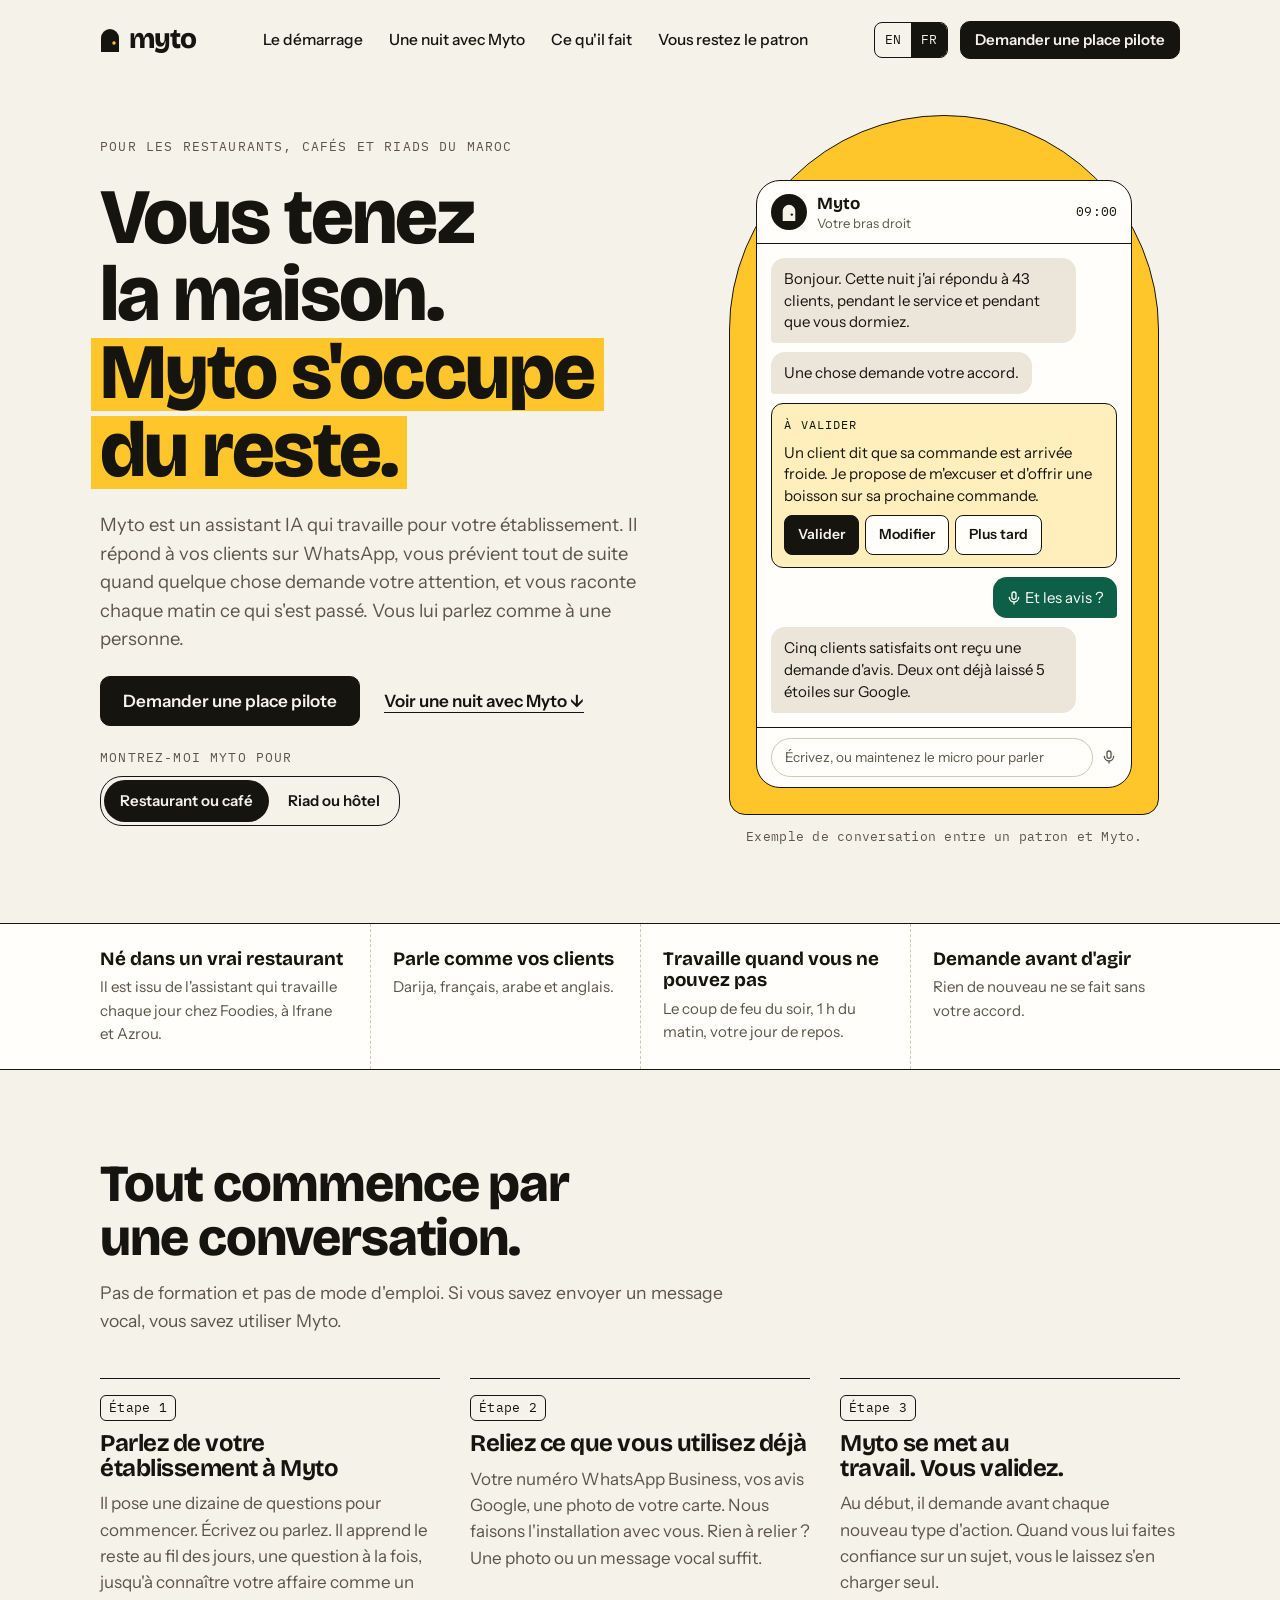
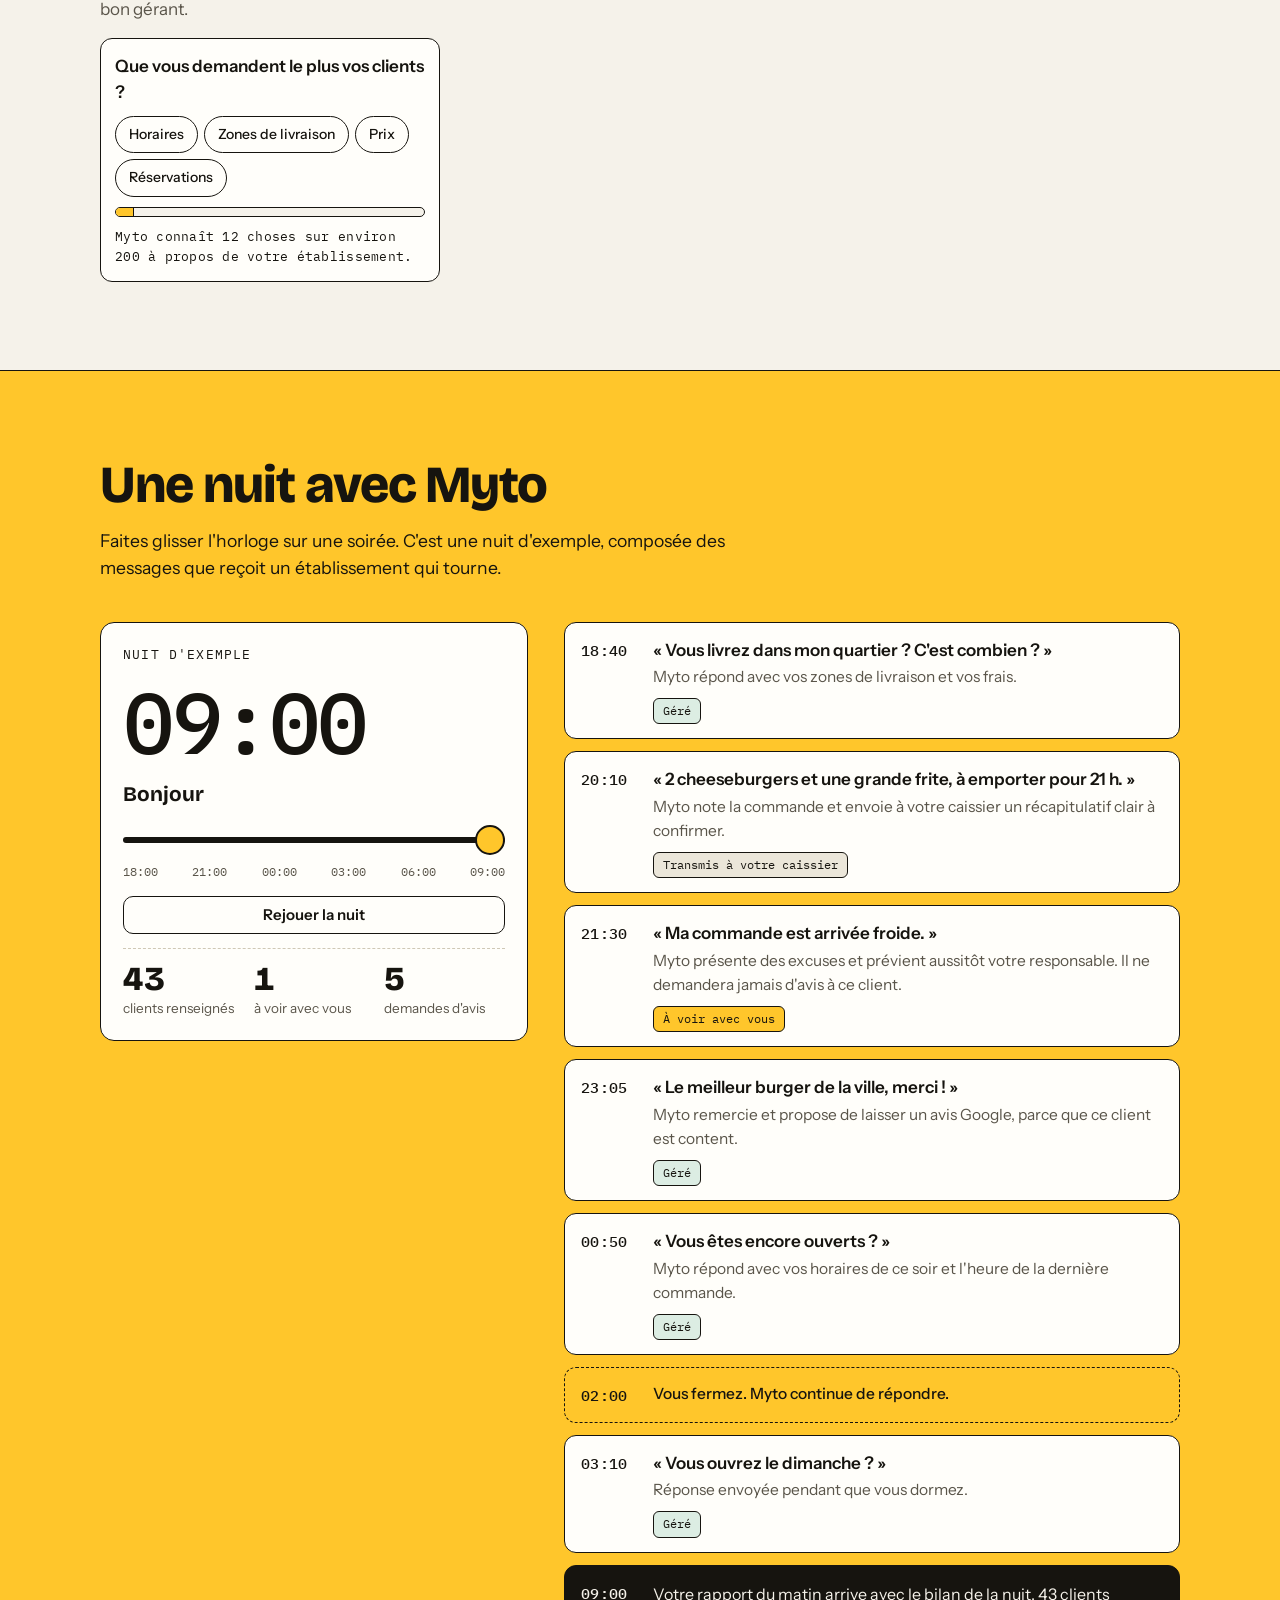
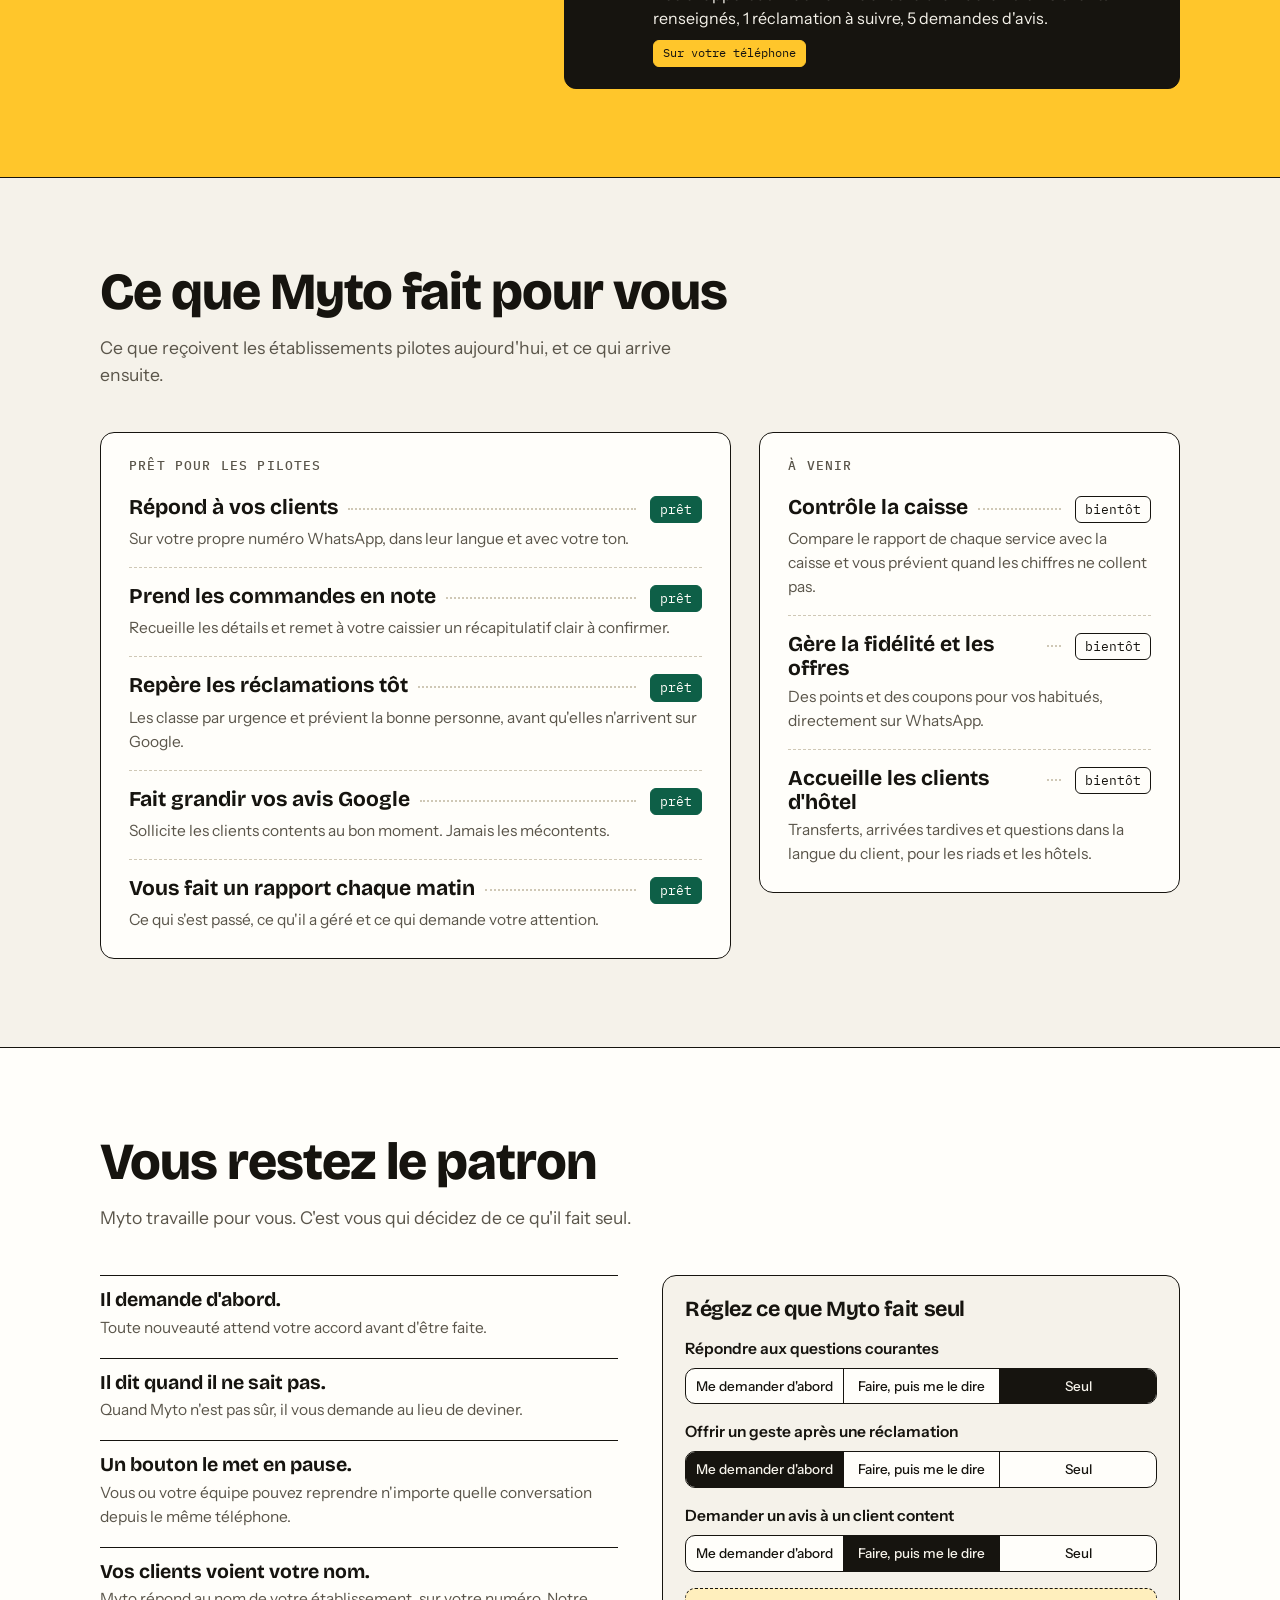
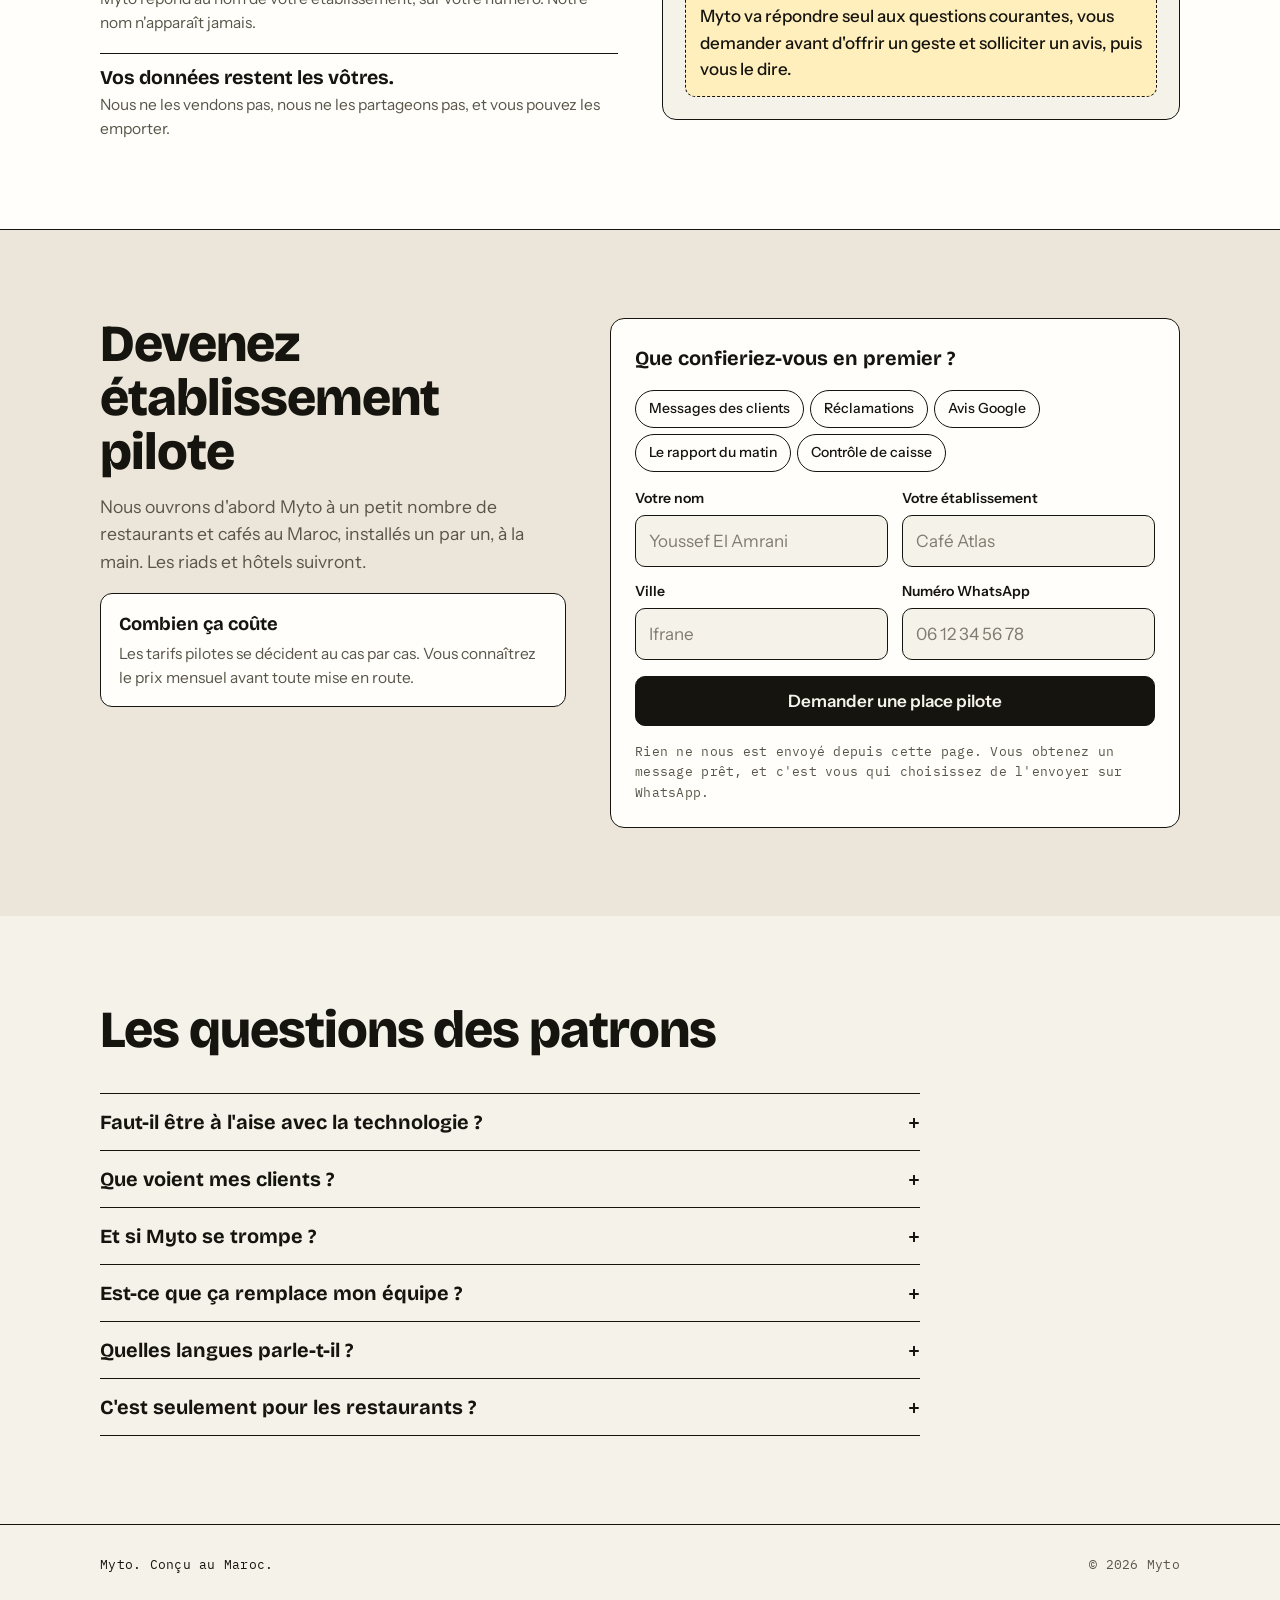
<file: index.html>
<!DOCTYPE html>
<html lang="fr">
<head>
<meta charset="utf-8">
<meta name="viewport" content="width=device-width, initial-scale=1">
<title>Myto | L&#x27;assistant IA des restaurants, cafés et riads au Maroc</title>
<meta name="description" content="Myto répond à vos clients sur WhatsApp, vous prévient quand quelque chose demande votre attention et vous fait un rapport chaque matin. Conçu au Maroc, pour les restaurants, cafés et riads.">
<meta name="robots" content="noindex,nofollow">
<link rel="canonical" href="https://pyromasterz21.github.io/myto/">
<link rel="alternate" hreflang="fr" href="https://pyromasterz21.github.io/myto/">
<link rel="alternate" hreflang="en" href="https://pyromasterz21.github.io/myto/en/">
<link rel="alternate" hreflang="x-default" href="https://pyromasterz21.github.io/myto/">
<meta property="og:title" content="Myto | L&#x27;assistant IA des restaurants, cafés et riads au Maroc">
<meta property="og:description" content="Myto répond à vos clients sur WhatsApp, vous prévient quand quelque chose demande votre attention et vous fait un rapport chaque matin. Conçu au Maroc, pour les restaurants, cafés et riads.">
<meta property="og:type" content="website">
<meta property="og:locale" content="fr_MA">
<meta property="og:url" content="https://pyromasterz21.github.io/myto/">
<meta property="og:image" content="https://pyromasterz21.github.io/myto/assets/og.png">
<meta name="theme-color" content="#F5F2EA">
<link rel="icon" type="image/svg+xml" href="assets/favicon.svg">
<link rel="preconnect" href="https://fonts.googleapis.com">
<link rel="preconnect" href="https://fonts.gstatic.com" crossorigin>
<link rel="stylesheet" href="https://fonts.googleapis.com/css2?family=Bricolage+Grotesque:opsz,wght@12..96,400..800&amp;family=IBM+Plex+Mono:wght@400;500&amp;family=Instrument+Sans:wght@400..700&amp;display=swap">
<link rel="stylesheet" href="assets/styles.css">
</head>
<body>
<a class="skip" href="#top">Aller au contenu</a>

<header class="top"><div class="wrap top-in">
  <a class="logo" href="#top" aria-label="Myto">
    <svg viewBox="0 0 20 24" aria-hidden="true"><path d="M1 24V10a9 9 0 0 1 18 0v14z" fill="#16140F"/><circle cx="14" cy="15" r="1.7" fill="#FFC62B"/></svg>myto
  </a>
  <nav class="links" aria-label="Rubriques">
    <a href="#start">Le démarrage</a>
    <a href="#night">Une nuit avec Myto</a>
    <a href="#menu">Ce qu'il fait</a>
    <a href="#boss">Vous restez le patron</a>
  </nav>
  <div class="top-right">
    <div class="lang" role="group" aria-label="Langue">
      <a href="en/" hreflang="en" lang="en">EN</a><a href="./" hreflang="fr" lang="fr" class="on" aria-current="page">FR</a>
    </div>
    <a class="btn btn-ink btn-sm" href="#pilot">Demander une place pilote</a>
  </div>
</div></header>

<main id="top" tabindex="-1">

<section class="hero"><div class="wrap hero-in">
  <div class="hero-copy">
    <p class="mono caps soft">Pour les restaurants, cafés et riads du Maroc</p>
    <h1>Vous tenez la maison.<br><span class='hl'>Myto s'occupe du reste.</span></h1>
    <p class="sub">Myto est un assistant IA qui travaille pour votre établissement. Il répond à vos clients sur WhatsApp, vous prévient tout de suite quand quelque chose demande votre attention, et vous raconte chaque matin ce qui s'est passé. Vous lui parlez comme à une personne.</p>
    <div class="cta-row">
      <a class="btn btn-ink" href="#pilot">Demander une place pilote</a>
      <a class="more" href="#night">Voir une nuit avec Myto ↓</a>
    </div>
    <div class="pick">
      <span class="mono caps soft">Montrez-moi Myto pour</span>
      <div class="seg" role="group" aria-label="Type d'établissement">
        <button type="button" data-biz="r" class="on" aria-pressed="true">Restaurant ou café</button>
        <button type="button" data-biz="h" aria-pressed="false">Riad ou hôtel</button>
      </div>
    </div>
  </div>
  <div class="stage">
    <div class="door">
      <div class="phone">
        <div class="ph-top">
          <span class="ph-av"><svg viewBox="0 0 20 24" aria-hidden="true"><path d="M1 24V10a9 9 0 0 1 18 0v14z" fill="#F5F2EA"/><circle cx="14" cy="15" r="1.7" fill="#16140F"/></svg></span>
          <div class="ph-who"><b>Myto</b><span>Votre bras droit</span></div>
          <span class="mono">09:00</span>
        </div>
        <div class="chat" id="chat" aria-live="polite"></div>
        <div class="ph-foot"><span>Écrivez, ou maintenez le micro pour parler</span><svg class="ic" viewBox="0 0 24 24" fill="none" stroke="currentColor" stroke-width="2" stroke-linecap="round" stroke-linejoin="round" aria-hidden="true"><rect x="9" y="3" width="6" height="11" rx="3"></rect><path d="M5 11a7 7 0 0 0 14 0M12 18v3"></path></svg></div>
      </div>
    </div>
    <p class="mono soft cap">Exemple de conversation entre un patron et Myto.</p>
  </div>
</div></section>

<section class="proof" aria-label="Pourquoi Myto"><div class="wrap proof-grid">
  <div class="fact"><b>Né dans un vrai restaurant</b><span>Il est issu de l'assistant qui travaille chaque jour chez Foodies, à Ifrane et Azrou.</span></div>
  <div class="fact"><b>Parle comme vos clients</b><span>Darija, français, arabe et anglais.</span></div>
  <div class="fact"><b>Travaille quand vous ne pouvez pas</b><span>Le coup de feu du soir, 1 h du matin, votre jour de repos.</span></div>
  <div class="fact"><b>Demande avant d'agir</b><span>Rien de nouveau ne se fait sans votre accord.</span></div>
</div></section>

<section class="band" id="start"><div class="wrap">
  <div class="head">
    <h2>Tout commence par une conversation.</h2>
    <p class="lede">Pas de formation et pas de mode d'emploi. Si vous savez envoyer un message vocal, vous savez utiliser Myto.</p>
  </div>
  <div class="steps">
    <div class="step">
      <span class="mono tagline">Étape 1</span>
      <h3>Parlez de votre établissement à Myto</h3>
      <p>Il pose une dizaine de questions pour commencer. Écrivez ou parlez. Il apprend le reste au fil des jours, une question à la fois, jusqu'à connaître votre affaire comme un bon gérant.</p>
      <div class="iv">
        <p class="ask" id="ivq"></p>
        <div class="chips" id="ivc"></div>
        <div class="meter" aria-hidden="true"><i id="ivbar" style="width:6%"></i></div>
        <p class="mono know" id="ivknow" aria-live="polite"></p>
      </div>
    </div>
    <div class="step">
      <span class="mono tagline">Étape 2</span>
      <h3>Reliez ce que vous utilisez déjà</h3>
      <p>Votre numéro WhatsApp Business, vos avis Google, une photo de votre carte. Nous faisons l'installation avec vous. Rien à relier ? Une photo ou un message vocal suffit.</p>
    </div>
    <div class="step">
      <span class="mono tagline">Étape 3</span>
      <h3>Myto se met au travail. Vous validez.</h3>
      <p>Au début, il demande avant chaque nouveau type d'action. Quand vous lui faites confiance sur un sujet, vous le laissez s'en charger seul.</p>
    </div>
  </div>
</div></section>

<section class="night" id="night"><div class="wrap">
  <div class="head">
    <h2>Une nuit avec Myto</h2>
    <p class="lede">Faites glisser l'horloge sur une soirée. C'est une nuit d'exemple, composée des messages que reçoit un établissement qui tourne.</p>
  </div>
  <div class="night-grid">
    <div class="clock-col">
      <div class="clock">
        <span class="mono caps">Nuit d'exemple</span>
        <div class="time" id="time">09:00</div>
        <div class="phase" id="phase" aria-live="polite"></div>
        <input type="range" id="clock" min="0" max="900" step="10" value="900" aria-label="Heure de la nuit">
        <div class="ticks" aria-hidden="true"><span>18:00</span><span>21:00</span><span>00:00</span><span>03:00</span><span>06:00</span><span>09:00</span></div>
        <button type="button" class="btn btn-sm" id="replay">Rejouer la nuit</button>
        <div class="counts">
          <div><b id="c0">0</b><span id="l0"></span></div>
          <div><b id="c1">0</b><span id="l1"></span></div>
          <div><b id="c2">0</b><span id="l2"></span></div>
        </div>
        <p class="mono note" id="riadnote" hidden>Pour les riads et hôtels, les pilotes ouvrent ensuite. Voici comment cela fonctionnera.</p>
      </div>
    </div>
    <ol class="feed" id="feed"></ol>
  </div>
</div></section>

<section class="band" id="menu"><div class="wrap">
  <div class="head">
    <h2>Ce que Myto fait pour vous</h2>
    <p class="lede">Ce que reçoivent les établissements pilotes aujourd'hui, et ce qui arrive ensuite.</p>
  </div>
  <div class="cartes">
    <div class="carte">
      <h3>Prêt pour les pilotes</h3>
      <div class="dish"><span class="nm">Répond à vos clients</span><span class="tag ready">prêt</span><p class="ds">Sur votre propre numéro WhatsApp, dans leur langue et avec votre ton.</p></div>
      <div class="dish"><span class="nm">Prend les commandes en note</span><span class="tag ready">prêt</span><p class="ds">Recueille les détails et remet à votre caissier un récapitulatif clair à confirmer.</p></div>
      <div class="dish"><span class="nm">Repère les réclamations tôt</span><span class="tag ready">prêt</span><p class="ds">Les classe par urgence et prévient la bonne personne, avant qu'elles n'arrivent sur Google.</p></div>
      <div class="dish"><span class="nm">Fait grandir vos avis Google</span><span class="tag ready">prêt</span><p class="ds">Sollicite les clients contents au bon moment. Jamais les mécontents.</p></div>
      <div class="dish"><span class="nm">Vous fait un rapport chaque matin</span><span class="tag ready">prêt</span><p class="ds">Ce qui s'est passé, ce qu'il a géré et ce qui demande votre attention.</p></div>
    </div>
    <div class="carte">
      <h3>À venir</h3>
      <div class="dish"><span class="nm">Contrôle la caisse</span><span class="tag">bientôt</span><p class="ds">Compare le rapport de chaque service avec la caisse et vous prévient quand les chiffres ne collent pas.</p></div>
      <div class="dish"><span class="nm">Gère la fidélité et les offres</span><span class="tag">bientôt</span><p class="ds">Des points et des coupons pour vos habitués, directement sur WhatsApp.</p></div>
      <div class="dish"><span class="nm">Accueille les clients d'hôtel</span><span class="tag">bientôt</span><p class="ds">Transferts, arrivées tardives et questions dans la langue du client, pour les riads et les hôtels.</p></div>
    </div>
  </div>
</div></section>

<section class="band sheet" id="boss"><div class="wrap">
  <div class="head">
    <h2>Vous restez le patron</h2>
    <p class="lede">Myto travaille pour vous. C'est vous qui décidez de ce qu'il fait seul.</p>
  </div>
  <div class="boss-grid">
    <div class="promises">
      <div class="pr"><b>Il demande d'abord.</b><span>Toute nouveauté attend votre accord avant d'être faite.</span></div>
      <div class="pr"><b>Il dit quand il ne sait pas.</b><span>Quand Myto n'est pas sûr, il vous demande au lieu de deviner.</span></div>
      <div class="pr"><b>Un bouton le met en pause.</b><span>Vous ou votre équipe pouvez reprendre n'importe quelle conversation depuis le même téléphone.</span></div>
      <div class="pr"><b>Vos clients voient votre nom.</b><span>Myto répond au nom de votre établissement, sur votre numéro. Notre nom n'apparaît jamais.</span></div>
      <div class="pr"><b>Vos données restent les vôtres.</b><span>Nous ne les vendons pas, nous ne les partageons pas, et vous pouvez les emporter.</span></div>
    </div>
    <div class="auto">
      <h3>Réglez ce que Myto fait seul</h3>
      <div class="arow"><span class="lb" id="arl0">Répondre aux questions courantes</span>
        <div class="seg3" role="group" aria-labelledby="arl0"><button type="button" data-row="0" data-val="0">Me demander d'abord</button><button type="button" data-row="0" data-val="1">Faire, puis me le dire</button><button type="button" data-row="0" data-val="2">Seul</button></div></div>
      <div class="arow"><span class="lb" id="arl1">Offrir un geste après une réclamation</span>
        <div class="seg3" role="group" aria-labelledby="arl1"><button type="button" data-row="1" data-val="0">Me demander d'abord</button><button type="button" data-row="1" data-val="1">Faire, puis me le dire</button><button type="button" data-row="1" data-val="2">Seul</button></div></div>
      <div class="arow"><span class="lb" id="arl2">Demander un avis à un client content</span>
        <div class="seg3" role="group" aria-labelledby="arl2"><button type="button" data-row="2" data-val="0">Me demander d'abord</button><button type="button" data-row="2" data-val="1">Faire, puis me le dire</button><button type="button" data-row="2" data-val="2">Seul</button></div></div>
      <p class="say" id="say" aria-live="polite"></p>
    </div>
  </div>
</div></section>

<section class="band shade" id="pilot"><div class="wrap pilot-grid">
  <div class="pilot-copy">
    <div class="head">
      <h2>Devenez établissement pilote</h2>
      <p class="lede">Nous ouvrons d'abord Myto à un petit nombre de restaurants et cafés au Maroc, installés un par un, à la main. Les riads et hôtels suivront.</p>
    </div>
    <div class="price"><b>Combien ça coûte</b><span>Les tarifs pilotes se décident au cas par cas. Vous connaîtrez le prix mensuel avant toute mise en route.</span></div>
  </div>
  <div>
    <noscript><p class="mono note">Cette page a besoin de JavaScript pour ses démonstrations et pour le formulaire de demande.</p></noscript>
    <form class="form" id="form" novalidate>
      <p class="q">Que confieriez-vous en premier ?</p>
      <div class="chips">
        <button type="button" class="chip" data-ho="0" aria-pressed="false">Messages des clients</button>
        <button type="button" class="chip" data-ho="1" aria-pressed="false">Réclamations</button>
        <button type="button" class="chip" data-ho="2" aria-pressed="false">Avis Google</button>
        <button type="button" class="chip" data-ho="3" aria-pressed="false">Le rapport du matin</button>
        <button type="button" class="chip" data-ho="4" aria-pressed="false">Contrôle de caisse</button>
      </div>
      <div class="fields">
        <div class="field"><label for="f-name">Votre nom</label><input type="text" id="f-name" autocomplete="name" placeholder="Youssef El Amrani"><p class="err" id="e-name" hidden></p></div>
        <div class="field"><label for="f-biz">Votre établissement</label><input type="text" id="f-biz" autocomplete="organization" placeholder="Café Atlas"><p class="err" id="e-biz" hidden></p></div>
        <div class="field"><label for="f-city">Ville</label><input type="text" id="f-city" autocomplete="address-level2" placeholder="Ifrane"></div>
        <div class="field"><label for="f-tel">Numéro WhatsApp</label><input type="tel" id="f-tel" autocomplete="tel" inputmode="tel" placeholder="06 12 34 56 78"><p class="err" id="e-tel" hidden></p></div>
      </div>
      <button type="submit" class="btn btn-ink" disabled>Demander une place pilote</button>
      <p class="mono soft">Rien ne nous est envoyé depuis cette page. Vous obtenez un message prêt, et c'est vous qui choisissez de l'envoyer sur WhatsApp.</p>
    </form>
    <div class="form done" id="done" aria-live="polite" hidden>
      <h3 id="done-h" tabindex="-1">Votre demande est prête</h3>
      <p>Vérifiez le message ci-dessous, puis envoyez-le-nous sur WhatsApp.</p>
      <pre id="msg"></pre>
      <a id="wa-link" class="btn btn-ink" target="_blank" rel="noopener">Envoyer sur WhatsApp</a>
      <p id="not-connected" class="mono soft" hidden>Cet aperçu n'est pas encore relié à WhatsApp, le message ne peut donc pas être envoyé d'ici.</p>
      <button type="button" class="btn btn-sm" id="again">Modifier mes réponses</button>
    </div>
  </div>
</div></section>

<section class="band" id="faq"><div class="wrap">
  <div class="head"><h2>Les questions des patrons</h2></div>
  <div class="faq">
    <details><summary>Faut-il être à l'aise avec la technologie ?</summary><p>Non. Si vous savez envoyer un message vocal, vous savez utiliser Myto. Nous l'installons avec vous et restons à vos côtés les premières semaines.</p></details>
    <details><summary>Que voient mes clients ?</summary><p>Ils écrivent à votre numéro WhatsApp habituel et reçoivent des réponses au nom et avec le ton de votre établissement. Votre équipe peut toujours répondre depuis le même téléphone.</p></details>
    <details><summary>Et si Myto se trompe ?</summary><p>Toute nouveauté attend votre accord, et quand Myto n'est pas sûr, il vous demande. Vous pouvez le mettre en pause d'un geste et reprendre la conversation vous-même.</p></details>
    <details><summary>Est-ce que ça remplace mon équipe ?</summary><p>Non. Il prend en charge les messages répétitifs pour que votre équipe s'occupe des clients qui sont devant elle.</p></details>
    <details><summary>Quelles langues parle-t-il ?</summary><p>Darija, français, arabe et anglais aujourd'hui. D'autres langues sont prévues pour les riads et les hôtels.</p></details>
    <details><summary>C'est seulement pour les restaurants ?</summary><p>Les restaurants et cafés d'abord, parce que c'est là que Myto est né. Les riads et hôtels viennent ensuite.</p></details>
  </div>
</div></section>

</main>

<footer><div class="wrap foot-in">
  <span class="mono">Myto. Conçu au Maroc.</span>
  <span class="mono soft">© 2026 Myto</span>
</div></footer>

<script>window.MYTO_I18N={"ui":{"needs":"À valider","approve":"Valider","edit":"Modifier","later":"Plus tard","undo":"Changer","res":{"1":"Envoyé. Je vous préviens s'il y a une réponse.","2":"Je vous le laisse. Il reste dans votre liste.","3":"Dites-moi quoi changer, par écrit ou à la voix."},"know":"Myto connaît {n} choses sur environ 200 à propos de votre établissement.","replay":"Rejouer la nuit","stop":"Arrêter","st":{"ok":"Géré","you":"À voir avec vous","cash":"Transmis à votre caissier","pass":"Transmis à vous","phone":"Sur votre téléphone"},"autoT":"Myto va {a}, {b} et {c}.","auto":[["vous demander avant de répondre aux questions courantes","répondre aux questions courantes, puis vous le dire","répondre seul aux questions courantes"],["vous demander avant d'offrir un geste","offrir un geste, puis vous le dire","offrir un geste de lui-même"],["vous demander avant de solliciter un avis","solliciter un avis, puis vous le dire","solliciter les avis seul"]],"errName":"Indiquez votre nom.","errBiz":"Indiquez le nom de votre établissement.","errTel":"Indiquez un numéro WhatsApp où vous joindre.","q":["« "," »"],"msg":["Bonjour Myto, je souhaite une place pilote.","Nom : {name}","Établissement : {biz}","Type : {type}","Ville : {city}","WhatsApp : {tel}","Je confierais d'abord : {picks}"],"noPicks":"pas encore choisi"},"r":{"phone":{"m1":"Bonjour. Cette nuit j'ai répondu à 43 clients, pendant le service et pendant que vous dormiez.","m2":"Une chose demande votre accord.","card":"Un client dit que sa commande est arrivée froide. Je propose de m'excuser et d'offrir une boisson sur sa prochaine commande.","ask":"Et les avis ?","m3":"Cinq clients satisfaits ont reçu une demande d'avis. Deux ont déjà laissé 5 étoiles sur Google."},"iv":{"q":"Que vous demandent le plus vos clients ?","chips":["Horaires","Zones de livraison","Prix","Réservations"]},"night":{"lab":["clients renseignés","à voir avec vous","demandes d'avis"],"cnt":[[0,0,0,0],[40,6,0,0],[130,19,0,1],[210,31,1,2],[305,38,1,4],[410,41,1,5],[550,43,1,5]],"phase":[[0,"Le service du soir commence"],[120,"Le coup de feu"],[300,"Les commandes tardives"],[480,"Vous dormez"],[900,"Bonjour"]],"ev":[{"at":40,"q":"Vous livrez dans mon quartier ? C'est combien ?","a":"Myto répond avec vos zones de livraison et vos frais.","st":"ok"},{"at":130,"q":"2 cheeseburgers et une grande frite, à emporter pour 21 h.","a":"Myto note la commande et envoie à votre caissier un récapitulatif clair à confirmer.","st":"cash"},{"at":210,"q":"Ma commande est arrivée froide.","a":"Myto présente des excuses et prévient aussitôt votre responsable. Il ne demandera jamais d'avis à ce client.","st":"you"},{"at":305,"q":"Le meilleur burger de la ville, merci !","a":"Myto remercie et propose de laisser un avis Google, parce que ce client est content.","st":"ok"},{"at":410,"q":"Vous êtes encore ouverts ?","a":"Myto répond avec vos horaires de ce soir et l'heure de la dernière commande.","st":"ok"},{"at":480,"rule":"Vous fermez. Myto continue de répondre."},{"at":550,"q":"Vous ouvrez le dimanche ?","a":"Réponse envoyée pendant que vous dormez.","st":"ok"},{"at":900,"brief":"Votre rapport du matin arrive avec le bilan de la nuit. 43 clients renseignés, 1 réclamation à suivre, 5 demandes d'avis.","st":"phone"}]}},"h":{"phone":{"m1":"Bonjour. Cette nuit j'ai répondu à 19 clients et voyageurs, en français, en anglais et en espagnol.","m2":"Une chose demande votre accord.","card":"Un client qui arrive ce soir demande un transfert depuis l'aéroport. Je propose de donner votre tarif habituel et de réserver votre chauffeur habituel.","ask":"Des demandes de réservation ?","m3":"Deux. Un couple pour ce week-end et une famille de quatre en mai. Les dates et les détails sont dans votre liste."},"iv":{"q":"Que vous demandent le plus vos voyageurs ?","chips":["Transfert aéroport","Heure d'arrivée","Petit déjeuner","Disponibilités"]},"night":{"lab":["voyageurs renseignés","à voir avec vous","demandes de réservation"],"cnt":[[0,0,0,0],[20,4,0,0],[105,9,0,1],[250,14,1,1],[330,17,1,2],[435,19,1,2]],"phase":[[0,"Arrivées du soir"],[240,"Arrivées tardives"],[480,"La maison dort"],[900,"Bonjour"]],"ev":[{"at":20,"q":"Combien coûte un transfert depuis l'aéroport de Fès ?","a":"Myto donne votre tarif et propose de réserver votre chauffeur.","st":"ok"},{"at":105,"q":"Avez-vous une chambre double ce week-end ?","a":"Myto note les dates et le nombre de personnes, puis vous transmet la demande.","st":"pass"},{"at":250,"q":"Il n'y a pas d'eau chaude dans la chambre 4.","a":"Myto présente des excuses et vous prévient aussitôt, vous et votre équipe de nuit.","st":"you"},{"at":330,"q":"Llegamos tarde, ¿cómo encontramos el riad?","a":"Myto répond en espagnol avec votre itinéraire et la sonnette de nuit.","st":"ok"},{"at":435,"q":"What time is breakfast?","a":"Réponse envoyée, en anglais.","st":"ok"},{"at":480,"rule":"La maison dort. Myto continue de répondre."},{"at":900,"brief":"Votre rapport du matin arrive avec le bilan de la nuit. 19 voyageurs renseignés, 1 problème à suivre, 2 demandes de réservation.","st":"phone"}]}}};window.MYTO_CFG={"wa":""};</script>
<script src="assets/app.js"></script>
</body>
</html>
</file>
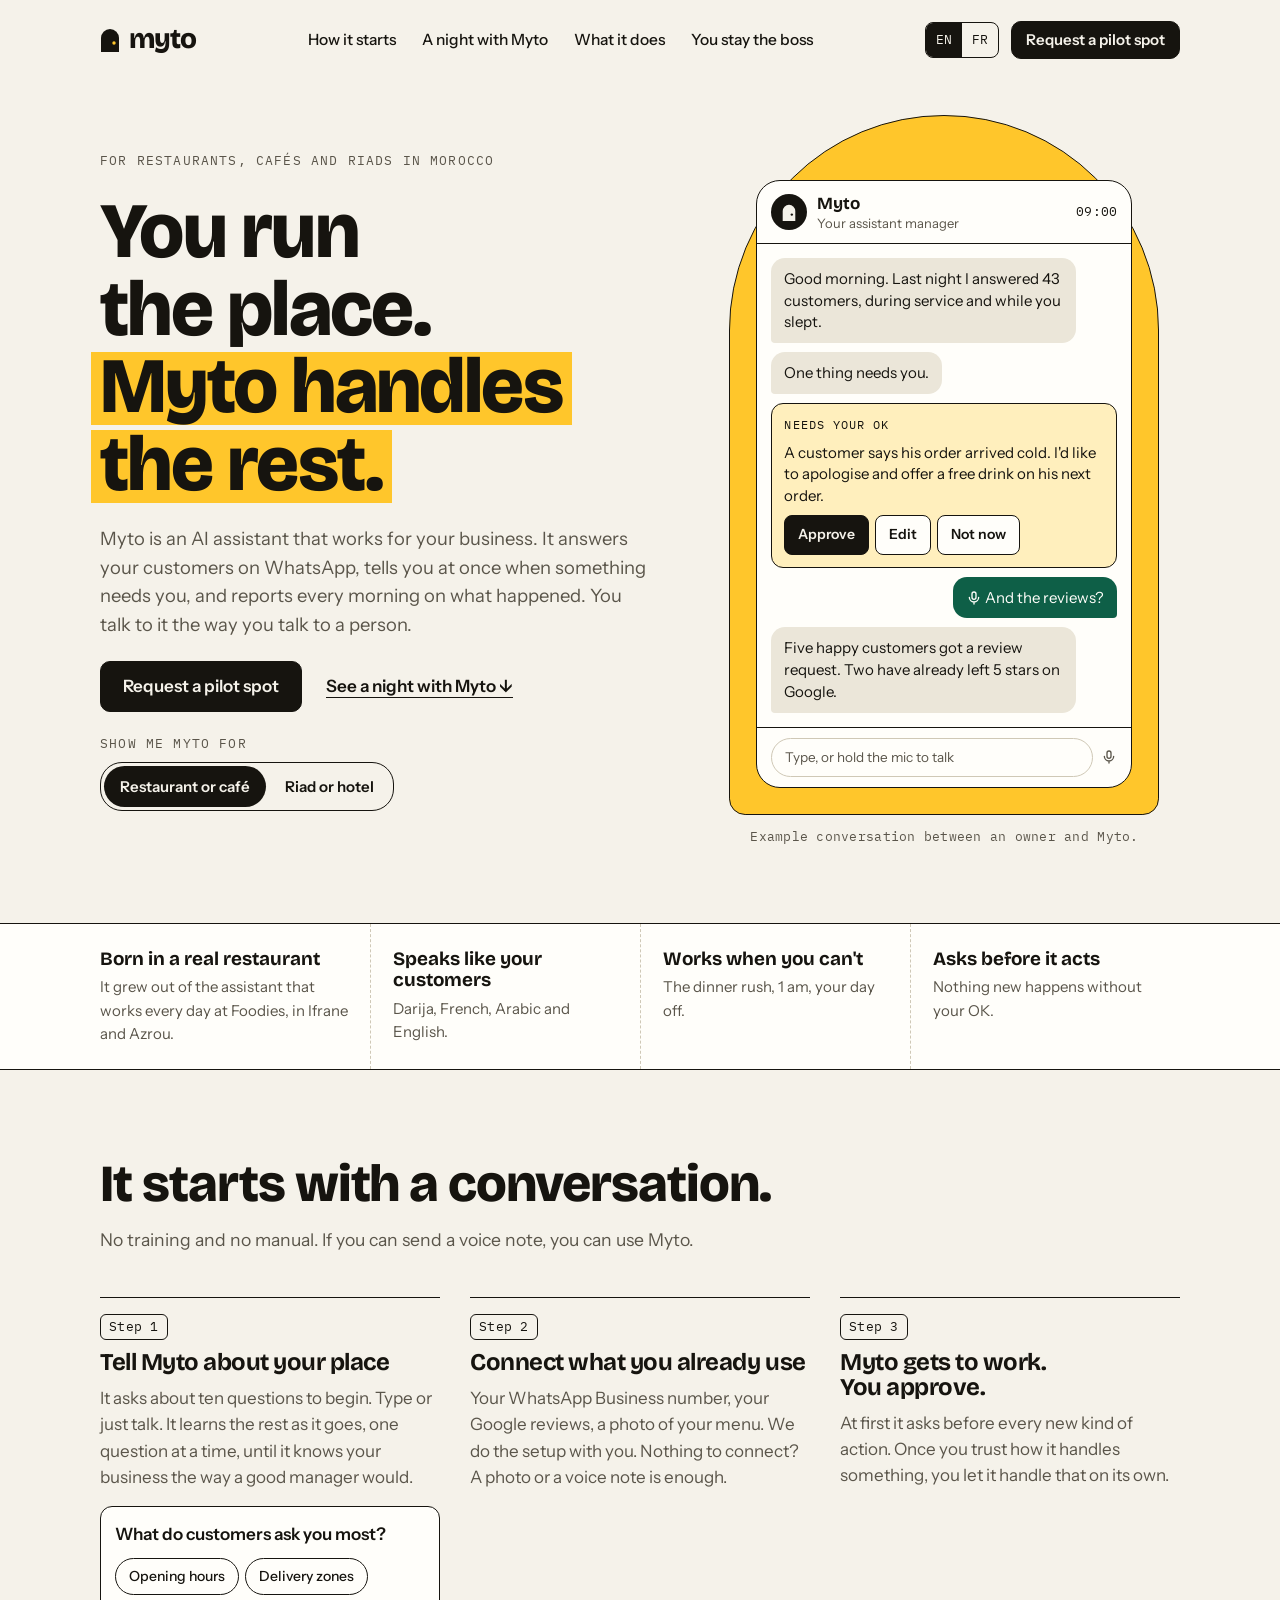
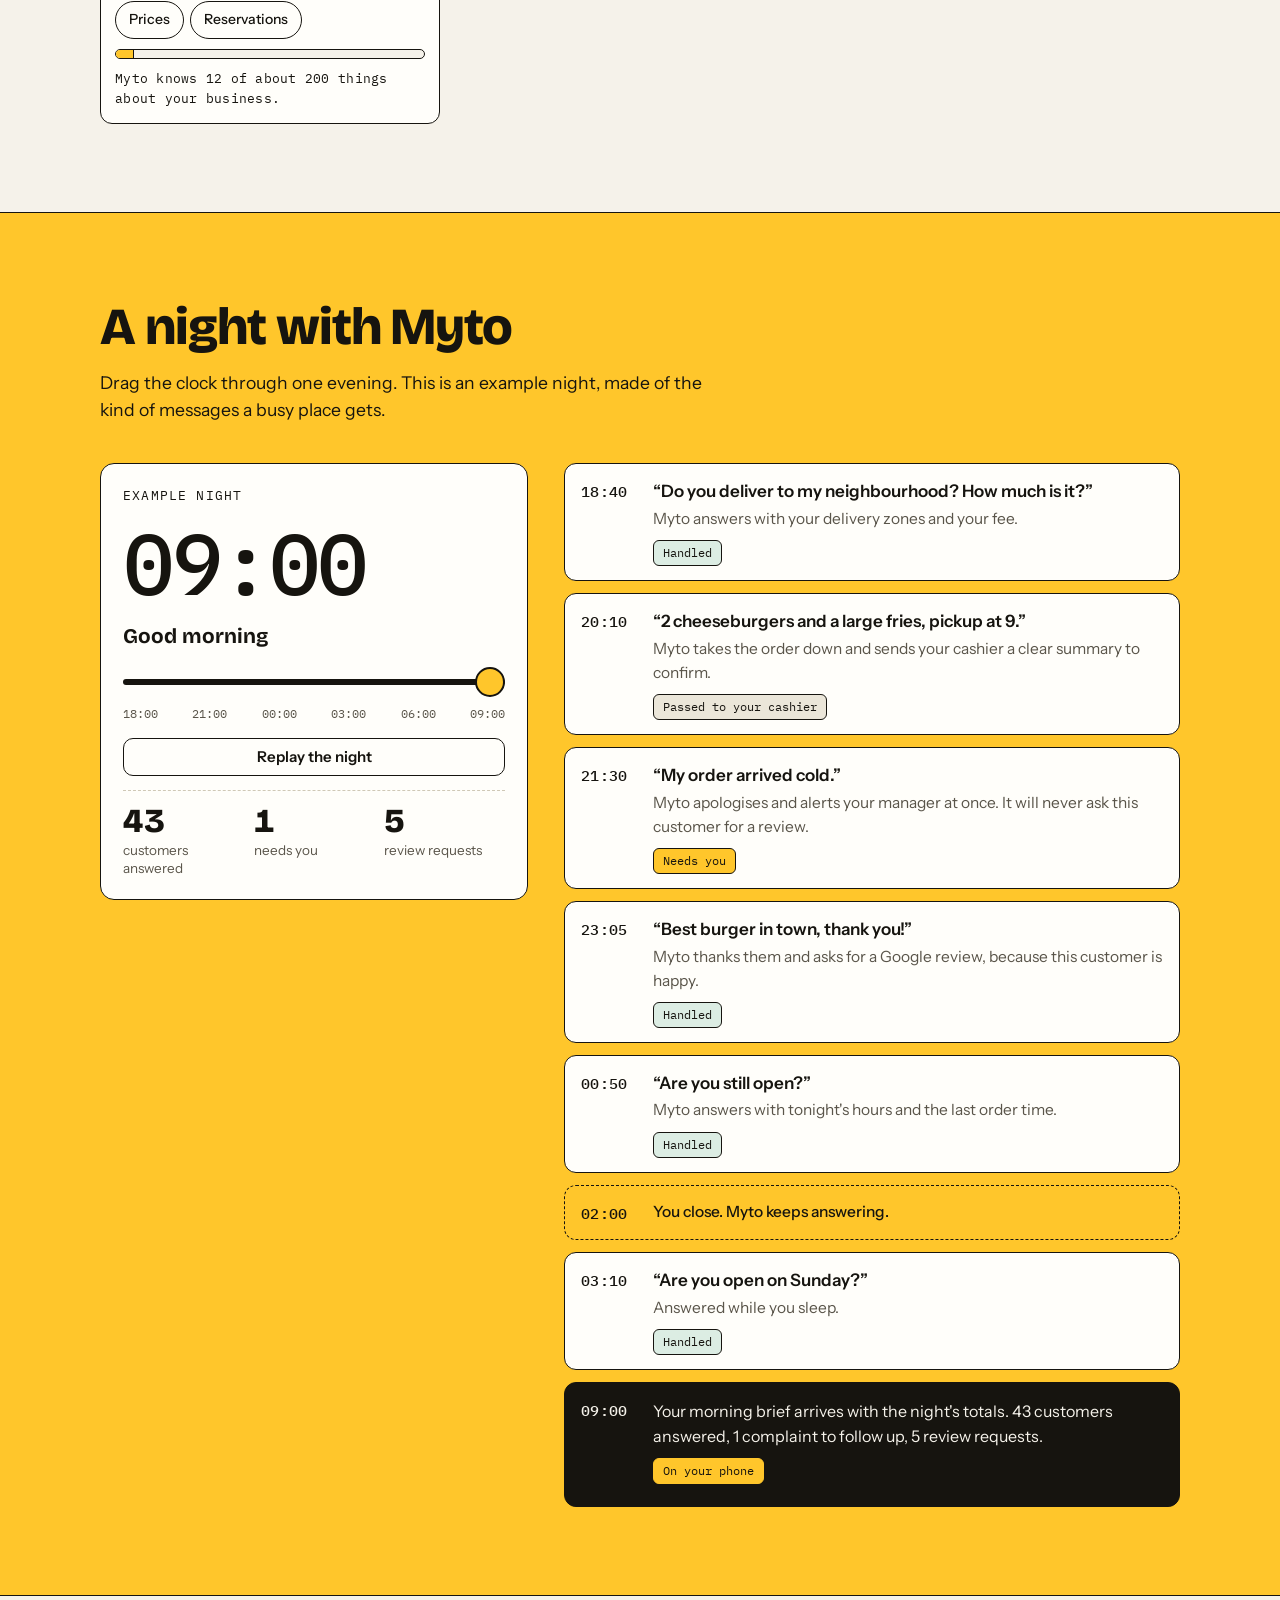
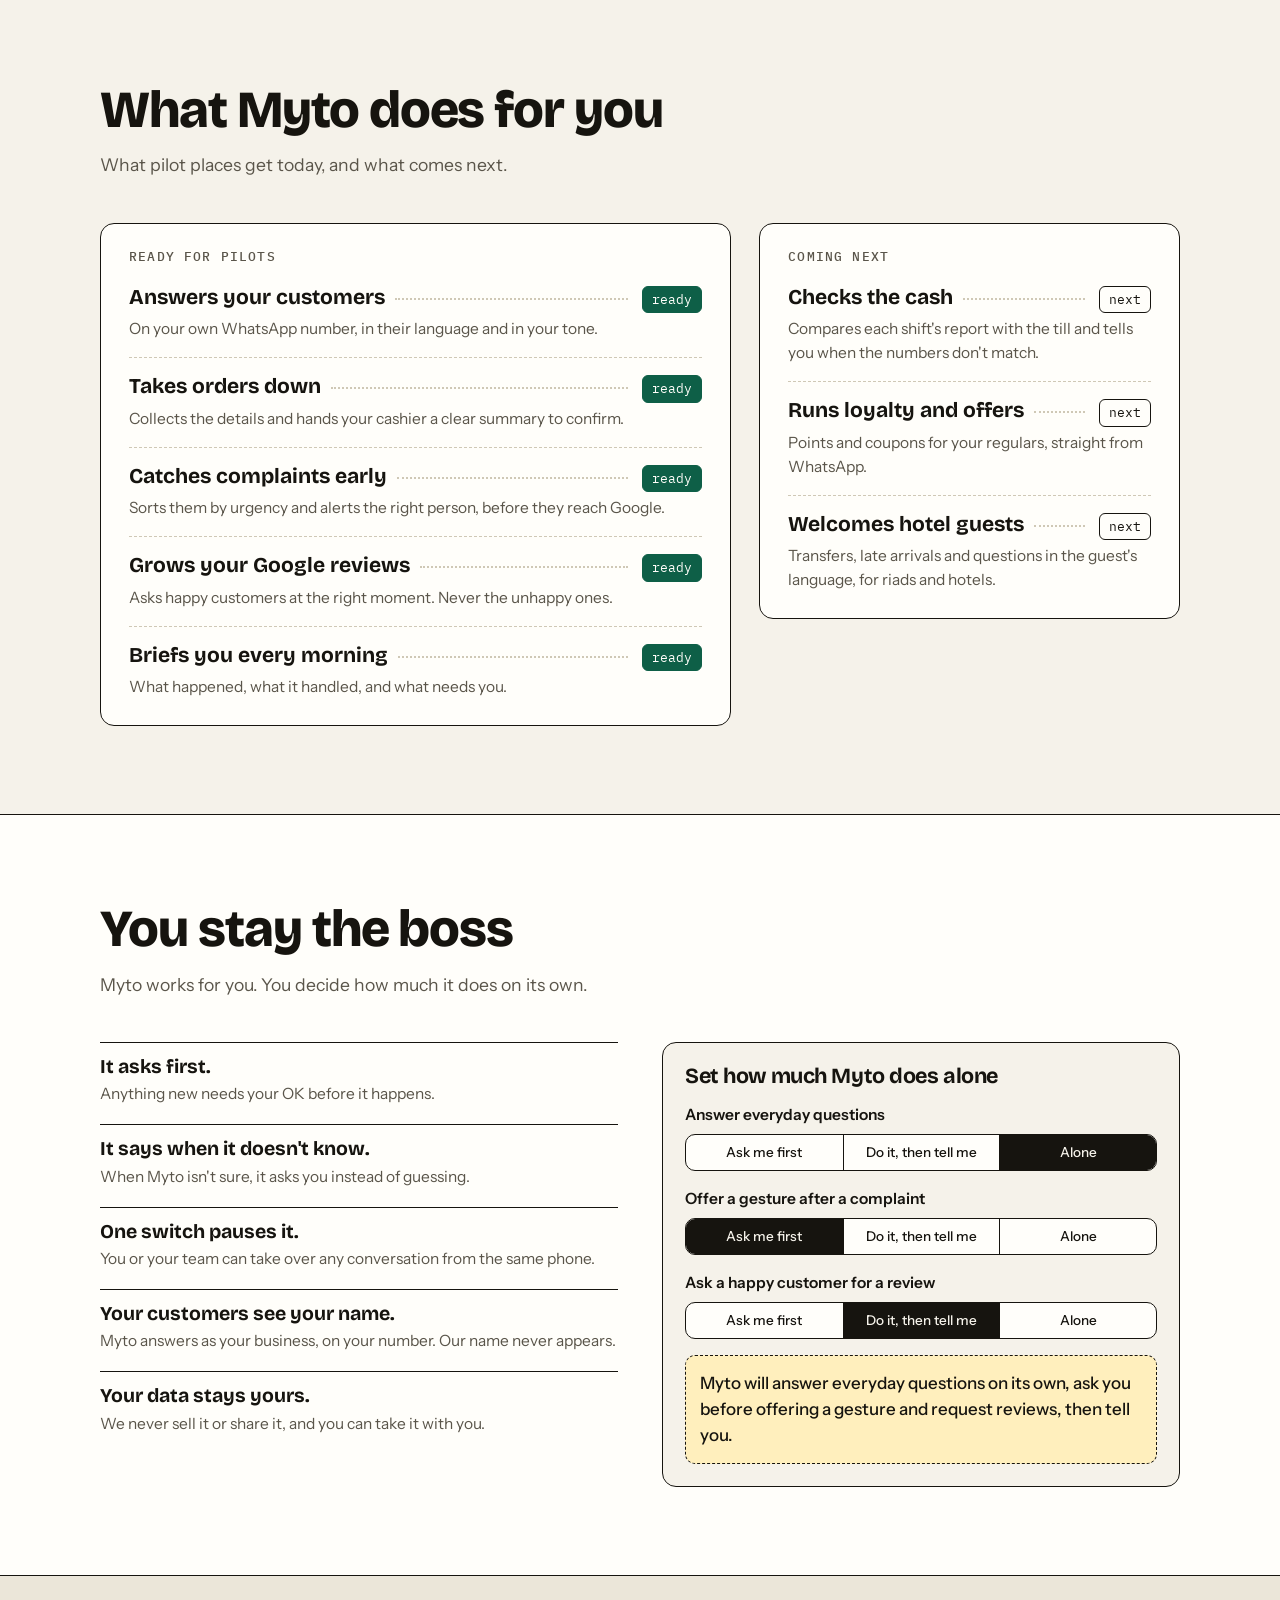
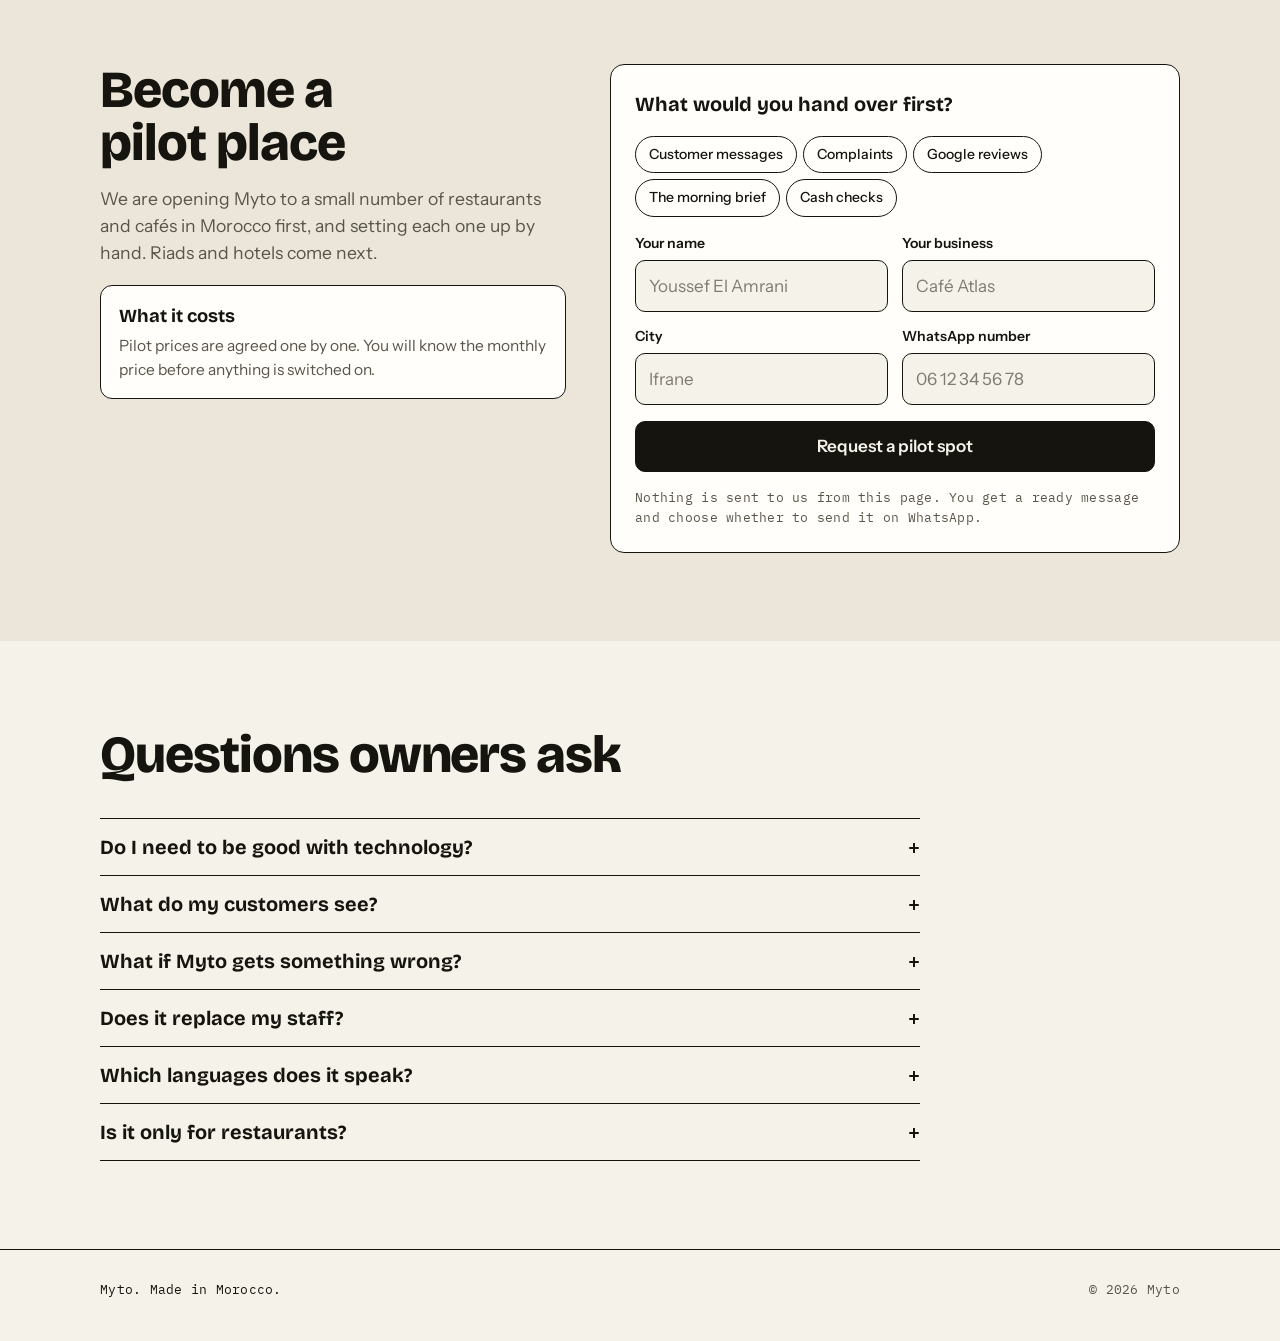
<file: en/index.html>
<!DOCTYPE html>
<html lang="en">
<head>
<meta charset="utf-8">
<meta name="viewport" content="width=device-width, initial-scale=1">
<title>Myto | The AI assistant for restaurants, cafés and riads in Morocco</title>
<meta name="description" content="Myto answers your customers on WhatsApp, tells you when something needs you, and briefs you every morning. Built in Morocco, for restaurants, cafés and riads.">
<meta name="robots" content="noindex,nofollow">
<link rel="canonical" href="https://pyromasterz21.github.io/myto/en/">
<link rel="alternate" hreflang="fr" href="https://pyromasterz21.github.io/myto/">
<link rel="alternate" hreflang="en" href="https://pyromasterz21.github.io/myto/en/">
<link rel="alternate" hreflang="x-default" href="https://pyromasterz21.github.io/myto/">
<meta property="og:title" content="Myto | The AI assistant for restaurants, cafés and riads in Morocco">
<meta property="og:description" content="Myto answers your customers on WhatsApp, tells you when something needs you, and briefs you every morning. Built in Morocco, for restaurants, cafés and riads.">
<meta property="og:type" content="website">
<meta property="og:locale" content="en_US">
<meta property="og:url" content="https://pyromasterz21.github.io/myto/en/">
<meta property="og:image" content="https://pyromasterz21.github.io/myto/assets/og.png">
<meta name="theme-color" content="#F5F2EA">
<link rel="icon" type="image/svg+xml" href="../assets/favicon.svg">
<link rel="preconnect" href="https://fonts.googleapis.com">
<link rel="preconnect" href="https://fonts.gstatic.com" crossorigin>
<link rel="stylesheet" href="https://fonts.googleapis.com/css2?family=Bricolage+Grotesque:opsz,wght@12..96,400..800&amp;family=IBM+Plex+Mono:wght@400;500&amp;family=Instrument+Sans:wght@400..700&amp;display=swap">
<link rel="stylesheet" href="../assets/styles.css">
</head>
<body>
<a class="skip" href="#top">Skip to content</a>

<header class="top"><div class="wrap top-in">
  <a class="logo" href="#top" aria-label="Myto">
    <svg viewBox="0 0 20 24" aria-hidden="true"><path d="M1 24V10a9 9 0 0 1 18 0v14z" fill="#16140F"/><circle cx="14" cy="15" r="1.7" fill="#FFC62B"/></svg>myto
  </a>
  <nav class="links" aria-label="Sections">
    <a href="#start">How it starts</a>
    <a href="#night">A night with Myto</a>
    <a href="#menu">What it does</a>
    <a href="#boss">You stay the boss</a>
  </nav>
  <div class="top-right">
    <div class="lang" role="group" aria-label="Language">
      <a href="./" hreflang="en" lang="en" class="on" aria-current="page">EN</a><a href="../" hreflang="fr" lang="fr">FR</a>
    </div>
    <a class="btn btn-ink btn-sm" href="#pilot">Request a pilot spot</a>
  </div>
</div></header>

<main id="top" tabindex="-1">

<section class="hero"><div class="wrap hero-in">
  <div class="hero-copy">
    <p class="mono caps soft">For restaurants, cafés and riads in Morocco</p>
    <h1>You run the place.<br><span class="hl">Myto handles the rest.</span></h1>
    <p class="sub">Myto is an AI assistant that works for your business. It answers your customers on WhatsApp, tells you at once when something needs you, and reports every morning on what happened. You talk to it the way you talk to a person.</p>
    <div class="cta-row">
      <a class="btn btn-ink" href="#pilot">Request a pilot spot</a>
      <a class="more" href="#night">See a night with Myto ↓</a>
    </div>
    <div class="pick">
      <span class="mono caps soft">Show me Myto for</span>
      <div class="seg" role="group" aria-label="Type of business">
        <button type="button" data-biz="r" class="on" aria-pressed="true">Restaurant or café</button>
        <button type="button" data-biz="h" aria-pressed="false">Riad or hotel</button>
      </div>
    </div>
  </div>
  <div class="stage">
    <div class="door">
      <div class="phone">
        <div class="ph-top">
          <span class="ph-av"><svg viewBox="0 0 20 24" aria-hidden="true"><path d="M1 24V10a9 9 0 0 1 18 0v14z" fill="#F5F2EA"/><circle cx="14" cy="15" r="1.7" fill="#16140F"/></svg></span>
          <div class="ph-who"><b>Myto</b><span>Your assistant manager</span></div>
          <span class="mono">09:00</span>
        </div>
        <div class="chat" id="chat" aria-live="polite"></div>
        <div class="ph-foot"><span>Type, or hold the mic to talk</span><svg class="ic" viewBox="0 0 24 24" fill="none" stroke="currentColor" stroke-width="2" stroke-linecap="round" stroke-linejoin="round" aria-hidden="true"><rect x="9" y="3" width="6" height="11" rx="3"></rect><path d="M5 11a7 7 0 0 0 14 0M12 18v3"></path></svg></div>
      </div>
    </div>
    <p class="mono soft cap">Example conversation between an owner and Myto.</p>
  </div>
</div></section>

<section class="proof" aria-label="Why Myto"><div class="wrap proof-grid">
  <div class="fact"><b>Born in a real restaurant</b><span>It grew out of the assistant that works every day at Foodies, in Ifrane and Azrou.</span></div>
  <div class="fact"><b>Speaks like your customers</b><span>Darija, French, Arabic and English.</span></div>
  <div class="fact"><b>Works when you can't</b><span>The dinner rush, 1 am, your day off.</span></div>
  <div class="fact"><b>Asks before it acts</b><span>Nothing new happens without your OK.</span></div>
</div></section>

<section class="band" id="start"><div class="wrap">
  <div class="head">
    <h2>It starts with a conversation.</h2>
    <p class="lede">No training and no manual. If you can send a voice note, you can use Myto.</p>
  </div>
  <div class="steps">
    <div class="step">
      <span class="mono tagline">Step 1</span>
      <h3>Tell Myto about your place</h3>
      <p>It asks about ten questions to begin. Type or just talk. It learns the rest as it goes, one question at a time, until it knows your business the way a good manager would.</p>
      <div class="iv">
        <p class="ask" id="ivq"></p>
        <div class="chips" id="ivc"></div>
        <div class="meter" aria-hidden="true"><i id="ivbar" style="width:6%"></i></div>
        <p class="mono know" id="ivknow" aria-live="polite"></p>
      </div>
    </div>
    <div class="step">
      <span class="mono tagline">Step 2</span>
      <h3>Connect what you already use</h3>
      <p>Your WhatsApp Business number, your Google reviews, a photo of your menu. We do the setup with you. Nothing to connect? A photo or a voice note is enough.</p>
    </div>
    <div class="step">
      <span class="mono tagline">Step 3</span>
      <h3>Myto gets to work. You approve.</h3>
      <p>At first it asks before every new kind of action. Once you trust how it handles something, you let it handle that on its own.</p>
    </div>
  </div>
</div></section>

<section class="night" id="night"><div class="wrap">
  <div class="head">
    <h2>A night with Myto</h2>
    <p class="lede">Drag the clock through one evening. This is an example night, made of the kind of messages a busy place gets.</p>
  </div>
  <div class="night-grid">
    <div class="clock-col">
      <div class="clock">
        <span class="mono caps">Example night</span>
        <div class="time" id="time">09:00</div>
        <div class="phase" id="phase" aria-live="polite"></div>
        <input type="range" id="clock" min="0" max="900" step="10" value="900" aria-label="Time of night">
        <div class="ticks" aria-hidden="true"><span>18:00</span><span>21:00</span><span>00:00</span><span>03:00</span><span>06:00</span><span>09:00</span></div>
        <button type="button" class="btn btn-sm" id="replay">Replay the night</button>
        <div class="counts">
          <div><b id="c0">0</b><span id="l0"></span></div>
          <div><b id="c1">0</b><span id="l1"></span></div>
          <div><b id="c2">0</b><span id="l2"></span></div>
        </div>
        <p class="mono note" id="riadnote" hidden>Pilots for riads and hotels open next. This is how it will work.</p>
      </div>
    </div>
    <ol class="feed" id="feed"></ol>
  </div>
</div></section>

<section class="band" id="menu"><div class="wrap">
  <div class="head">
    <h2>What Myto does for you</h2>
    <p class="lede">What pilot places get today, and what comes next.</p>
  </div>
  <div class="cartes">
    <div class="carte">
      <h3>Ready for pilots</h3>
      <div class="dish"><span class="nm">Answers your customers</span><span class="tag ready">ready</span><p class="ds">On your own WhatsApp number, in their language and in your tone.</p></div>
      <div class="dish"><span class="nm">Takes orders down</span><span class="tag ready">ready</span><p class="ds">Collects the details and hands your cashier a clear summary to confirm.</p></div>
      <div class="dish"><span class="nm">Catches complaints early</span><span class="tag ready">ready</span><p class="ds">Sorts them by urgency and alerts the right person, before they reach Google.</p></div>
      <div class="dish"><span class="nm">Grows your Google reviews</span><span class="tag ready">ready</span><p class="ds">Asks happy customers at the right moment. Never the unhappy ones.</p></div>
      <div class="dish"><span class="nm">Briefs you every morning</span><span class="tag ready">ready</span><p class="ds">What happened, what it handled, and what needs you.</p></div>
    </div>
    <div class="carte">
      <h3>Coming next</h3>
      <div class="dish"><span class="nm">Checks the cash</span><span class="tag">next</span><p class="ds">Compares each shift's report with the till and tells you when the numbers don't match.</p></div>
      <div class="dish"><span class="nm">Runs loyalty and offers</span><span class="tag">next</span><p class="ds">Points and coupons for your regulars, straight from WhatsApp.</p></div>
      <div class="dish"><span class="nm">Welcomes hotel guests</span><span class="tag">next</span><p class="ds">Transfers, late arrivals and questions in the guest's language, for riads and hotels.</p></div>
    </div>
  </div>
</div></section>

<section class="band sheet" id="boss"><div class="wrap">
  <div class="head">
    <h2>You stay the boss</h2>
    <p class="lede">Myto works for you. You decide how much it does on its own.</p>
  </div>
  <div class="boss-grid">
    <div class="promises">
      <div class="pr"><b>It asks first.</b><span>Anything new needs your OK before it happens.</span></div>
      <div class="pr"><b>It says when it doesn't know.</b><span>When Myto isn't sure, it asks you instead of guessing.</span></div>
      <div class="pr"><b>One switch pauses it.</b><span>You or your team can take over any conversation from the same phone.</span></div>
      <div class="pr"><b>Your customers see your name.</b><span>Myto answers as your business, on your number. Our name never appears.</span></div>
      <div class="pr"><b>Your data stays yours.</b><span>We never sell it or share it, and you can take it with you.</span></div>
    </div>
    <div class="auto">
      <h3>Set how much Myto does alone</h3>
      <div class="arow"><span class="lb" id="arl0">Answer everyday questions</span>
        <div class="seg3" role="group" aria-labelledby="arl0"><button type="button" data-row="0" data-val="0">Ask me first</button><button type="button" data-row="0" data-val="1">Do it, then tell me</button><button type="button" data-row="0" data-val="2">Alone</button></div></div>
      <div class="arow"><span class="lb" id="arl1">Offer a gesture after a complaint</span>
        <div class="seg3" role="group" aria-labelledby="arl1"><button type="button" data-row="1" data-val="0">Ask me first</button><button type="button" data-row="1" data-val="1">Do it, then tell me</button><button type="button" data-row="1" data-val="2">Alone</button></div></div>
      <div class="arow"><span class="lb" id="arl2">Ask a happy customer for a review</span>
        <div class="seg3" role="group" aria-labelledby="arl2"><button type="button" data-row="2" data-val="0">Ask me first</button><button type="button" data-row="2" data-val="1">Do it, then tell me</button><button type="button" data-row="2" data-val="2">Alone</button></div></div>
      <p class="say" id="say" aria-live="polite"></p>
    </div>
  </div>
</div></section>

<section class="band shade" id="pilot"><div class="wrap pilot-grid">
  <div class="pilot-copy">
    <div class="head">
      <h2>Become a pilot place</h2>
      <p class="lede">We are opening Myto to a small number of restaurants and cafés in Morocco first, and setting each one up by hand. Riads and hotels come next.</p>
    </div>
    <div class="price"><b>What it costs</b><span>Pilot prices are agreed one by one. You will know the monthly price before anything is switched on.</span></div>
  </div>
  <div>
    <noscript><p class="mono note">This page needs JavaScript for its demos and for the request form.</p></noscript>
    <form class="form" id="form" novalidate>
      <p class="q">What would you hand over first?</p>
      <div class="chips">
        <button type="button" class="chip" data-ho="0" aria-pressed="false">Customer messages</button>
        <button type="button" class="chip" data-ho="1" aria-pressed="false">Complaints</button>
        <button type="button" class="chip" data-ho="2" aria-pressed="false">Google reviews</button>
        <button type="button" class="chip" data-ho="3" aria-pressed="false">The morning brief</button>
        <button type="button" class="chip" data-ho="4" aria-pressed="false">Cash checks</button>
      </div>
      <div class="fields">
        <div class="field"><label for="f-name">Your name</label><input type="text" id="f-name" autocomplete="name" placeholder="Youssef El Amrani"><p class="err" id="e-name" hidden></p></div>
        <div class="field"><label for="f-biz">Your business</label><input type="text" id="f-biz" autocomplete="organization" placeholder="Café Atlas"><p class="err" id="e-biz" hidden></p></div>
        <div class="field"><label for="f-city">City</label><input type="text" id="f-city" autocomplete="address-level2" placeholder="Ifrane"></div>
        <div class="field"><label for="f-tel">WhatsApp number</label><input type="tel" id="f-tel" autocomplete="tel" inputmode="tel" placeholder="06 12 34 56 78"><p class="err" id="e-tel" hidden></p></div>
      </div>
      <button type="submit" class="btn btn-ink" disabled>Request a pilot spot</button>
      <p class="mono soft">Nothing is sent to us from this page. You get a ready message and choose whether to send it on WhatsApp.</p>
    </form>
    <div class="form done" id="done" aria-live="polite" hidden>
      <h3 id="done-h" tabindex="-1">Your request is ready</h3>
      <p>Check the message below, then send it to us on WhatsApp.</p>
      <pre id="msg"></pre>
      <a id="wa-link" class="btn btn-ink" target="_blank" rel="noopener">Send on WhatsApp</a>
      <p id="not-connected" class="mono soft" hidden>This preview is not connected to WhatsApp yet, so the message cannot be sent from here.</p>
      <button type="button" class="btn btn-sm" id="again">Change my answers</button>
    </div>
  </div>
</div></section>

<section class="band" id="faq"><div class="wrap">
  <div class="head"><h2>Questions owners ask</h2></div>
  <div class="faq">
    <details><summary>Do I need to be good with technology?</summary><p>No. If you can send a voice note, you can use Myto. We set it up with you and stay close during the first weeks.</p></details>
    <details><summary>What do my customers see?</summary><p>They write to your usual WhatsApp number and get answers in your business's name and tone. Your team can still reply from the same phone at any time.</p></details>
    <details><summary>What if Myto gets something wrong?</summary><p>Anything new needs your OK, and when Myto isn't sure it asks you. You can pause it with one switch and take over the conversation yourself.</p></details>
    <details><summary>Does it replace my staff?</summary><p>No. It takes the repetitive messages so your team can look after the people in front of them.</p></details>
    <details><summary>Which languages does it speak?</summary><p>Darija, French, Arabic and English today. More languages are planned for riads and hotels.</p></details>
    <details><summary>Is it only for restaurants?</summary><p>Restaurants and cafés come first, because that is where Myto was born. Riads and hotels are next.</p></details>
  </div>
</div></section>

</main>

<footer><div class="wrap foot-in">
  <span class="mono">Myto. Made in Morocco.</span>
  <span class="mono soft">© 2026 Myto</span>
</div></footer>

<script>window.MYTO_I18N={"ui":{"needs":"Needs your OK","approve":"Approve","edit":"Edit","later":"Not now","undo":"Change","res":{"1":"Sent. I'll tell you if there's a reply.","2":"Left for you. It stays on your list.","3":"Tell me what to change. You can type or talk."},"know":"Myto knows {n} of about 200 things about your business.","replay":"Replay the night","stop":"Stop","st":{"ok":"Handled","you":"Needs you","cash":"Passed to your cashier","pass":"Passed to you","phone":"On your phone"},"autoT":"Myto will {a}, {b} and {c}.","auto":[["ask you before answering everyday questions","answer everyday questions, then tell you","answer everyday questions on its own"],["ask you before offering a gesture","offer a gesture, then tell you","offer gestures on its own"],["ask you before requesting a review","request reviews, then tell you","request reviews on its own"]],"errName":"Add your name.","errBiz":"Add the name of your business.","errTel":"Add a WhatsApp number we can reach you on.","q":["“","”"],"msg":["Hello Myto, I would like a pilot spot.","Name: {name}","Business: {biz}","Type: {type}","City: {city}","WhatsApp: {tel}","I would hand over first: {picks}"],"noPicks":"not chosen yet"},"r":{"phone":{"m1":"Good morning. Last night I answered 43 customers, during service and while you slept.","m2":"One thing needs you.","card":"A customer says his order arrived cold. I'd like to apologise and offer a free drink on his next order.","ask":"And the reviews?","m3":"Five happy customers got a review request. Two have already left 5 stars on Google."},"iv":{"q":"What do customers ask you most?","chips":["Opening hours","Delivery zones","Prices","Reservations"]},"night":{"lab":["customers answered","needs you","review requests"],"cnt":[[0,0,0,0],[40,6,0,0],[130,19,0,1],[210,31,1,2],[305,38,1,4],[410,41,1,5],[550,43,1,5]],"phase":[[0,"Evening service begins"],[120,"The dinner rush"],[300,"Late orders"],[480,"You are asleep"],[900,"Good morning"]],"ev":[{"at":40,"q":"Do you deliver to my neighbourhood? How much is it?","a":"Myto answers with your delivery zones and your fee.","st":"ok"},{"at":130,"q":"2 cheeseburgers and a large fries, pickup at 9.","a":"Myto takes the order down and sends your cashier a clear summary to confirm.","st":"cash"},{"at":210,"q":"My order arrived cold.","a":"Myto apologises and alerts your manager at once. It will never ask this customer for a review.","st":"you"},{"at":305,"q":"Best burger in town, thank you!","a":"Myto thanks them and asks for a Google review, because this customer is happy.","st":"ok"},{"at":410,"q":"Are you still open?","a":"Myto answers with tonight's hours and the last order time.","st":"ok"},{"at":480,"rule":"You close. Myto keeps answering."},{"at":550,"q":"Are you open on Sunday?","a":"Answered while you sleep.","st":"ok"},{"at":900,"brief":"Your morning brief arrives with the night's totals. 43 customers answered, 1 complaint to follow up, 5 review requests.","st":"phone"}]}},"h":{"phone":{"m1":"Good morning. Last night I answered 19 guests and travellers, in French, English and Spanish.","m2":"One thing needs you.","card":"A guest arriving tonight asks for an airport transfer. I'd like to quote your usual price and book your usual driver.","ask":"Any booking requests?","m3":"Two. A couple for this weekend and a family of four in May. The dates and details are on your list."},"iv":{"q":"What do guests ask you most?","chips":["Airport transfer","Check-in time","Breakfast","Availability"]},"night":{"lab":["guests answered","needs you","booking requests"],"cnt":[[0,0,0,0],[20,4,0,0],[105,9,0,1],[250,14,1,1],[330,17,1,2],[435,19,1,2]],"phase":[[0,"Evening arrivals"],[240,"Late arrivals"],[480,"The house sleeps"],[900,"Good morning"]],"ev":[{"at":20,"q":"How much is a transfer from Fès airport?","a":"Myto gives your price and offers to book your driver.","st":"ok"},{"at":105,"q":"Do you have a double room this weekend?","a":"Myto takes the dates and the number of guests, and passes the request to you.","st":"pass"},{"at":250,"q":"There's no hot water in room 4.","a":"Myto apologises and alerts you and your night staff at once.","st":"you"},{"at":330,"q":"Llegamos tarde, ¿cómo encontramos el riad?","a":"Myto answers in Spanish with your directions and the night bell.","st":"ok"},{"at":435,"q":"What time is breakfast?","a":"Answered, in English.","st":"ok"},{"at":480,"rule":"The house sleeps. Myto keeps answering."},{"at":900,"brief":"Your morning brief arrives with the night's totals. 19 guests answered, 1 problem to follow up, 2 booking requests.","st":"phone"}]}}};window.MYTO_CFG={"wa":""};</script>
<script src="../assets/app.js"></script>
</body>
</html>
</file>
<file: assets/styles.css>
/* Layout: a night-service ticket. Paper ground, ink rules, and one loud band: the night clock in signal yellow.
   Single light theme on purpose (the brand rule is no dark version), so every colour is set explicitly. */
:root{
  --paper:#F5F2EA; --sheet:#FFFEFA; --shade:#EBE6D9; --ink:#16140F; --ink-soft:#5A554A; --rule:#CFC8B6;
  --sun:#FFC62B; --sun-soft:#FFEFBD; --leaf:#0E5F47; --leaf-soft:#DCEDE3;
  --display:"Bricolage Grotesque","Arial Narrow",Arial,sans-serif;
  --body:"Instrument Sans","Helvetica Neue",Arial,sans-serif;
  --mono:"IBM Plex Mono",ui-monospace,Menlo,Consolas,monospace;
  color-scheme:light;
}
*{box-sizing:border-box}
[hidden]{display:none!important}
html{scroll-behavior:smooth}
body{margin:0;background:var(--paper);color:var(--ink);font-family:var(--body);font-size:17px;line-height:1.55;-webkit-font-smoothing:antialiased}
.wrap{max-width:1120px;margin-inline:auto;padding-left:max(20px,env(safe-area-inset-left,0px));padding-right:max(20px,env(safe-area-inset-right,0px))}
h1,h2,h3,p,ul,ol{margin:0}
h1,h2,h3{font-family:var(--display);letter-spacing:-.02em;line-height:1.03;text-wrap:balance}
a{color:inherit}
.skip{position:absolute;left:12px;top:-100px;z-index:10;background:var(--ink);color:var(--paper);padding:10px 16px;border-radius:8px;font-weight:600;text-decoration:none}
.skip:focus{top:12px}
button{font:inherit;color:inherit;cursor:pointer;-webkit-tap-highlight-color:transparent}
:focus-visible{outline:3px solid var(--leaf);outline-offset:2px}
.mono{font-family:var(--mono);font-size:13px;letter-spacing:.02em}
.caps{text-transform:uppercase;letter-spacing:.09em}
.soft{color:var(--ink-soft)}
.ic{width:16px;height:16px;vertical-align:-3px;flex:none}


.top-in{display:flex;align-items:center;justify-content:space-between;gap:18px;padding-block:18px}
.logo{display:inline-flex;align-items:center;gap:9px;font-family:var(--display);font-weight:800;font-size:28px;letter-spacing:-.03em;text-decoration:none}
.logo svg{width:20px;height:24px;flex:none}
.links{display:flex;gap:26px;font-size:15.5px;font-weight:500}
.links a{text-decoration:none}
.links a:hover{text-decoration:underline;text-underline-offset:5px}
.top-right{display:flex;align-items:center;gap:12px}
.lang{display:inline-flex;border:1.5px solid var(--ink);border-radius:8px;overflow:hidden}
.lang a{display:inline-block;border:0;background:transparent;padding:7px 10px;font-family:var(--mono);font-size:13px;text-decoration:none;line-height:1.55}
.lang a:focus-visible,.seg3 button:focus-visible{outline-offset:-3px}
.lang a.on:focus-visible,.seg3 button.on:focus-visible{outline-color:var(--sun)}
.lang a.on{background:var(--ink);color:var(--paper)}

.btn{display:inline-flex;align-items:center;justify-content:center;gap:8px;padding:14px 22px;border-radius:10px;border:1.5px solid var(--ink);font-weight:600;text-decoration:none;background:transparent;line-height:1.2}
.btn-ink{background:var(--ink);color:var(--paper)}
.btn-ink:hover{background:var(--leaf);border-color:var(--leaf)}
.btn:disabled{background:var(--shade);color:var(--ink-soft);border-color:var(--rule);cursor:not-allowed}
.btn-sm{padding:9px 14px;font-size:15px}

.hero-in{display:grid;grid-template-columns:minmax(0,1.08fr) minmax(0,.92fr);gap:56px;align-items:center;padding-block:36px 76px}
.hero-copy{display:flex;flex-direction:column;gap:22px;min-width:0}
.hero h1{font-size:clamp(2.6rem,6.3vw,4.9rem);font-weight:800;line-height:.99}
.hl{background:linear-gradient(transparent 14%,var(--sun) 14%,var(--sun) 92%,transparent 92%);-webkit-box-decoration-break:clone;box-decoration-break:clone;padding:0 .12em;margin:0 -.12em}
.sub{font-size:1.15rem;color:var(--ink-soft);max-width:33em}
.cta-row{display:flex;flex-wrap:wrap;align-items:center;gap:14px 24px}
.more{font-weight:600;text-underline-offset:5px}
.pick{display:flex;flex-direction:column;gap:8px;align-items:flex-start}
.seg{display:inline-flex;flex-wrap:wrap;gap:3px;border:1.5px solid var(--ink);border-radius:22px;padding:3px}
.seg button{border:0;background:transparent;border-radius:999px;padding:9px 16px;font-weight:600;font-size:15px}
.seg button.on{background:var(--ink);color:var(--paper)}

.stage{min-width:0}
.door{background:var(--sun);border:1.5px solid var(--ink);border-radius:240px 240px 18px 18px;padding:64px 26px 26px;max-width:430px;width:100%;margin-inline:auto}
.phone{background:var(--sheet);border:1.5px solid var(--ink);border-radius:24px;overflow:hidden}
.ph-top{display:flex;align-items:center;gap:10px;padding:12px 14px;border-bottom:1.5px solid var(--ink)}
.ph-av{width:36px;height:36px;border-radius:50%;background:var(--ink);color:var(--paper);display:flex;align-items:center;justify-content:center;flex:none}
.ph-av svg{width:14px;height:17px}
.ph-who{flex:1;min-width:0;display:flex;flex-direction:column;line-height:1.25}
.ph-who b{font-family:var(--display);font-size:17px}
.ph-who span{font-size:13px;color:var(--ink-soft)}
.chat{display:flex;flex-direction:column;gap:9px;padding:14px;min-height:340px}
.b{max-width:88%;padding:10px 13px;border-radius:14px;font-size:15px;line-height:1.45}
.b.my{align-self:flex-start;background:var(--shade);border-bottom-left-radius:4px}
.b.ow{align-self:flex-end;background:var(--leaf);color:var(--sheet);border-bottom-right-radius:4px}
.ok{border:1.5px solid var(--ink);border-radius:12px;background:var(--sun-soft);padding:12px;display:flex;flex-direction:column;gap:8px}
.oklab{font-family:var(--mono);font-size:11.5px;text-transform:uppercase;letter-spacing:.09em}
.oktx{font-size:15px;line-height:1.45}
.okbt{display:flex;flex-wrap:wrap;gap:6px}
.okbt button{border:1.5px solid var(--ink);border-radius:8px;padding:8px 13px;font-weight:600;font-size:14px;background:var(--sheet)}
.okbt button.yes{background:var(--ink);color:var(--paper)}
.okres{font-size:14.5px;font-weight:500;display:flex;flex-wrap:wrap;align-items:center;gap:6px;color:var(--leaf)}
.undo{border:0;background:transparent;text-decoration:underline;text-underline-offset:3px;font-size:13.5px;color:var(--ink-soft);padding:2px}
.ph-foot{display:flex;align-items:center;gap:8px;padding:10px 14px;border-top:1.5px solid var(--ink);color:var(--ink-soft)}
.ph-foot span{flex:1;font-size:13.5px;border:1.5px solid var(--rule);border-radius:999px;padding:8px 13px}
.cap{text-align:center;margin-top:12px}

.proof{background:var(--sheet);border-block:1.5px solid var(--ink)}
.proof-grid{display:grid;grid-template-columns:repeat(4,minmax(0,1fr))}
.fact{padding:24px 22px;display:flex;flex-direction:column;gap:6px}
.fact+.fact{border-left:1.5px dashed var(--rule)}
.fact:first-child{padding-left:0}
.fact b{font-family:var(--display);font-size:1.18rem;line-height:1.15}
.fact span{font-size:15px;color:var(--ink-soft)}

.band{padding-block:88px}
.band.sheet{background:var(--sheet);border-block:1.5px solid var(--ink)}
.band.shade{background:var(--shade)}
.head{display:flex;flex-direction:column;gap:14px;max-width:44em}
.head h2{font-size:clamp(2rem,4.5vw,3.25rem);font-weight:800}
.lede{font-size:1.1rem;color:var(--ink-soft);max-width:36em}

.steps{display:grid;grid-template-columns:repeat(3,minmax(0,1fr));gap:30px;margin-top:44px}
.step{border-top:1.5px solid var(--ink);padding-top:16px;display:flex;flex-direction:column;gap:10px;min-width:0}
.step h3{font-size:1.5rem;font-weight:700}
.step p{color:var(--ink-soft)}
.tagline{align-self:flex-start;border:1.5px solid var(--ink);border-radius:6px;padding:2px 8px}
.iv{margin-top:6px;background:var(--sheet);border:1.5px solid var(--ink);border-radius:12px;padding:14px;display:flex;flex-direction:column;gap:10px}
.iv .ask{font-weight:600;color:var(--ink)}
.chips{display:flex;flex-wrap:wrap;gap:6px}
.chip{border:1.5px solid var(--ink);border-radius:999px;padding:7px 13px;font-size:14px;font-weight:500;background:transparent}
.chip.on{background:var(--leaf);border-color:var(--leaf);color:var(--sheet)}
.meter{height:10px;border:1.5px solid var(--ink);border-radius:999px;overflow:hidden;background:var(--paper)}
.meter i{display:block;height:100%;background:var(--sun);border-right:1.5px solid var(--ink);transition:width .25s}
.iv .know{color:var(--ink)}

.night{background:var(--sun);border-block:1.5px solid var(--ink);padding-block:88px}
.night .lede{color:var(--ink)}
.night-grid{display:grid;grid-template-columns:minmax(0,.82fr) minmax(0,1.18fr);gap:36px;margin-top:40px}
.clock{position:sticky;top:calc(env(safe-area-inset-top,0px) + 20px);background:var(--sheet);border:1.5px solid var(--ink);border-radius:14px;padding:22px;display:flex;flex-direction:column;gap:14px}
.time{font-family:var(--mono);font-weight:500;font-size:clamp(3.4rem,8vw,5.4rem);line-height:1;font-variant-numeric:tabular-nums;letter-spacing:-.04em}
.phase{font-family:var(--display);font-weight:700;font-size:1.3rem}
input[type=range]{-webkit-appearance:none;appearance:none;width:100%;height:30px;background:transparent;margin:0;cursor:grab}
input[type=range]::-webkit-slider-runnable-track{height:6px;background:var(--ink);border-radius:999px}
input[type=range]::-moz-range-track{height:6px;background:var(--ink);border-radius:999px}
input[type=range]::-webkit-slider-thumb{-webkit-appearance:none;width:30px;height:30px;border-radius:50%;background:var(--sun);border:2px solid var(--ink);margin-top:-12px}
input[type=range]::-moz-range-thumb{width:26px;height:26px;border-radius:50%;background:var(--sun);border:2px solid var(--ink)}
.ticks{display:flex;justify-content:space-between;font-family:var(--mono);font-size:12px;color:var(--ink-soft);margin-top:-6px}
.counts{display:grid;grid-template-columns:repeat(3,minmax(0,1fr));gap:10px;border-top:1.5px dashed var(--rule);padding-top:14px}
.counts b{display:block;font-family:var(--display);font-weight:800;font-size:2.1rem;line-height:1;font-variant-numeric:tabular-nums}
.counts span{display:block;font-size:13.5px;color:var(--ink-soft);line-height:1.3;margin-top:4px}
.note{border:1.5px dashed var(--ink);border-radius:10px;padding:10px 12px;background:var(--sun-soft)}
.feed{list-style:none;padding:0;display:flex;flex-direction:column;gap:12px}
.ev{background:var(--sheet);border:1.5px solid var(--ink);border-radius:12px;padding:14px 16px;display:grid;grid-template-columns:58px minmax(0,1fr);gap:4px 14px;transition:opacity .25s}
.ev.later{opacity:.3}
.ev .tm{font-weight:500;font-size:15px;padding-top:2px}
.ev .q{font-weight:600}
.ev .a{color:var(--ink-soft);font-size:15.5px;margin-top:2px}
.ev.rule{background:transparent;border-style:dashed}
.ev.rule .a{color:var(--ink);font-weight:500;margin:0}
.ev.brief{background:var(--ink);color:var(--paper)}
.ev.brief .a{color:var(--paper);font-size:16px}
.st{display:inline-block;margin-top:9px;font-family:var(--mono);font-size:12px;padding:3px 9px;border-radius:6px;border:1.5px solid var(--ink)}
.st.ok{background:var(--leaf-soft)}
.st.you{background:var(--sun)}
.st.cash,.st.pass{background:var(--shade)}
.st.phone{background:var(--sun);color:var(--ink);border-color:var(--sun)}

.cartes{display:grid;grid-template-columns:minmax(0,1.2fr) minmax(0,.8fr);gap:28px;margin-top:44px;align-items:start}
.carte{background:var(--sheet);border:1.5px solid var(--ink);border-radius:14px;padding:26px 28px}
.carte h3{font-family:var(--mono);font-size:13px;font-weight:500;letter-spacing:.09em;text-transform:uppercase;color:var(--ink-soft);padding-bottom:6px}
.dish{display:grid;grid-template-columns:minmax(0,1fr) auto;gap:4px 14px;padding:16px 0;border-bottom:1.5px dashed var(--rule);align-items:baseline}
.dish:last-child{border-bottom:0;padding-bottom:0}
.dish .nm{font-family:var(--display);font-weight:700;font-size:1.32rem;line-height:1.15;display:flex;align-items:baseline;gap:10px;min-width:0}
.dish .nm::after{content:"";flex:1;min-width:14px;border-bottom:2px dotted var(--rule);transform:translateY(-4px)}
.dish .ds{grid-column:1/-1;color:var(--ink-soft);font-size:15.5px;max-width:44em}
.tag{font-family:var(--mono);font-size:12.5px;padding:3px 9px;border-radius:6px;border:1.5px solid var(--ink);white-space:nowrap}
.tag.ready{background:var(--leaf);border-color:var(--leaf);color:var(--sheet)}

.boss-grid{display:grid;grid-template-columns:minmax(0,1fr) minmax(0,1fr);gap:44px;margin-top:44px;align-items:start}
.promises{display:flex;flex-direction:column;gap:18px}
.pr{border-top:1.5px solid var(--ink);padding-top:12px;display:flex;flex-direction:column;gap:4px}
.pr b{font-family:var(--display);font-size:1.22rem;line-height:1.2}
.pr span{color:var(--ink-soft);font-size:15.5px}
.auto{background:var(--paper);border:1.5px solid var(--ink);border-radius:14px;padding:22px;display:flex;flex-direction:column;gap:16px}
.auto h3{font-size:1.35rem;font-weight:700}
.arow{display:flex;flex-direction:column;gap:7px}
.arow .lb{font-weight:600;font-size:15.5px}
.seg3{display:grid;grid-template-columns:repeat(3,minmax(0,1fr));border:1.5px solid var(--ink);border-radius:10px;overflow:hidden;background:var(--sheet)}
.seg3 button{border:0;border-left:1.5px solid var(--ink);background:transparent;padding:9px 6px;font-size:13.5px;font-weight:500;line-height:1.25}
.seg3 button:first-child{border-left:0}
.seg3 button.on{background:var(--ink);color:var(--paper)}
.say{padding:14px;background:var(--sun-soft);border:1.5px dashed var(--ink);border-radius:10px;font-weight:500}

.pilot-grid{display:grid;grid-template-columns:minmax(0,.9fr) minmax(0,1.1fr);gap:44px;align-items:start}
.pilot-copy{display:flex;flex-direction:column;gap:18px}
.price{border:1.5px solid var(--ink);border-radius:12px;background:var(--sheet);padding:16px 18px;display:flex;flex-direction:column;gap:4px;max-width:30em}
.price b{font-family:var(--display);font-size:1.15rem}
.price span{color:var(--ink-soft);font-size:15.5px}
.form{background:var(--sheet);border:1.5px solid var(--ink);border-radius:14px;padding:24px;display:flex;flex-direction:column;gap:16px}
.form .q{font-family:var(--display);font-weight:700;font-size:1.25rem}
.fields{display:grid;grid-template-columns:repeat(2,minmax(0,1fr));gap:14px}
.field{display:flex;flex-direction:column;gap:5px;min-width:0}
.field label{font-size:14px;font-weight:600}
.field input{width:100%;padding:12px 13px;border:1.5px solid var(--ink);border-radius:10px;background:var(--paper);font:inherit;color:var(--ink)}
.field input::placeholder{color:var(--ink-soft);opacity:.75}
.err{color:var(--ink);background:var(--sun);border-radius:6px;padding:3px 8px;font-size:13.5px;font-weight:500;align-self:flex-start}
.done{display:flex;flex-direction:column;gap:12px;align-items:flex-start}
.done h3:focus{outline:none}
.done h3{font-family:var(--display);font-size:1.3rem;font-weight:700}
.done pre{margin:0;width:100%;max-width:100%;white-space:pre-wrap;overflow-wrap:anywhere;word-break:break-word;background:var(--paper);border:1.5px solid var(--ink);border-radius:10px;padding:14px;font-family:var(--body);font-size:15.5px;line-height:1.5}
.form>.mono{margin:0}

.faq{margin-top:36px;max-width:820px}
details{border-top:1.5px solid var(--ink);padding:16px 0}
details:last-child{border-bottom:1.5px solid var(--ink)}
summary{font-family:var(--display);font-weight:700;font-size:1.25rem;line-height:1.2;cursor:pointer;list-style:none;display:flex;justify-content:space-between;gap:16px}
summary::-webkit-details-marker{display:none}
summary::after{content:"+";font-family:var(--mono);font-weight:500}
details[open] summary::after{content:"\2212"}
details p{margin-top:10px;color:var(--ink-soft);max-width:44em}

footer{border-top:1.5px solid var(--ink);padding-block:30px 40px}
.foot-in{display:flex;flex-wrap:wrap;justify-content:space-between;gap:10px 24px}

@media (max-width:900px){
  .links{display:none}
  .hero-in{grid-template-columns:minmax(0,1fr);gap:40px;padding-block:18px 56px}
  .proof-grid{grid-template-columns:repeat(2,minmax(0,1fr))}
  .fact{padding:20px 18px}
  .fact:nth-child(odd){padding-left:0;border-left:0}
  .fact:nth-child(n+3){border-top:1.5px dashed var(--rule)}
  .steps,.night-grid,.cartes,.boss-grid,.pilot-grid{grid-template-columns:minmax(0,1fr)}
  .steps{gap:34px}
  .clock{position:static}
  .band,.night{padding-block:60px}
}
@media (max-width:560px){
  body{font-size:16.5px}
  .top .btn{display:none}
  .proof-grid{grid-template-columns:minmax(0,1fr)}
  .fact,.fact:first-child{padding:16px 0;border-left:0}
  .fact+.fact{border-top:1.5px dashed var(--rule);border-left:0}
  .door{padding:48px 14px 14px;border-radius:200px 200px 16px 16px}
  .fields{grid-template-columns:minmax(0,1fr)}
  .carte{padding:20px 18px}
  .form,.auto,.clock{padding:18px}
  .ev{grid-template-columns:50px minmax(0,1fr);padding:13px 14px}
}
@media (prefers-reduced-motion:reduce){html{scroll-behavior:auto}*{transition:none!important;animation:none!important}}
</file>
